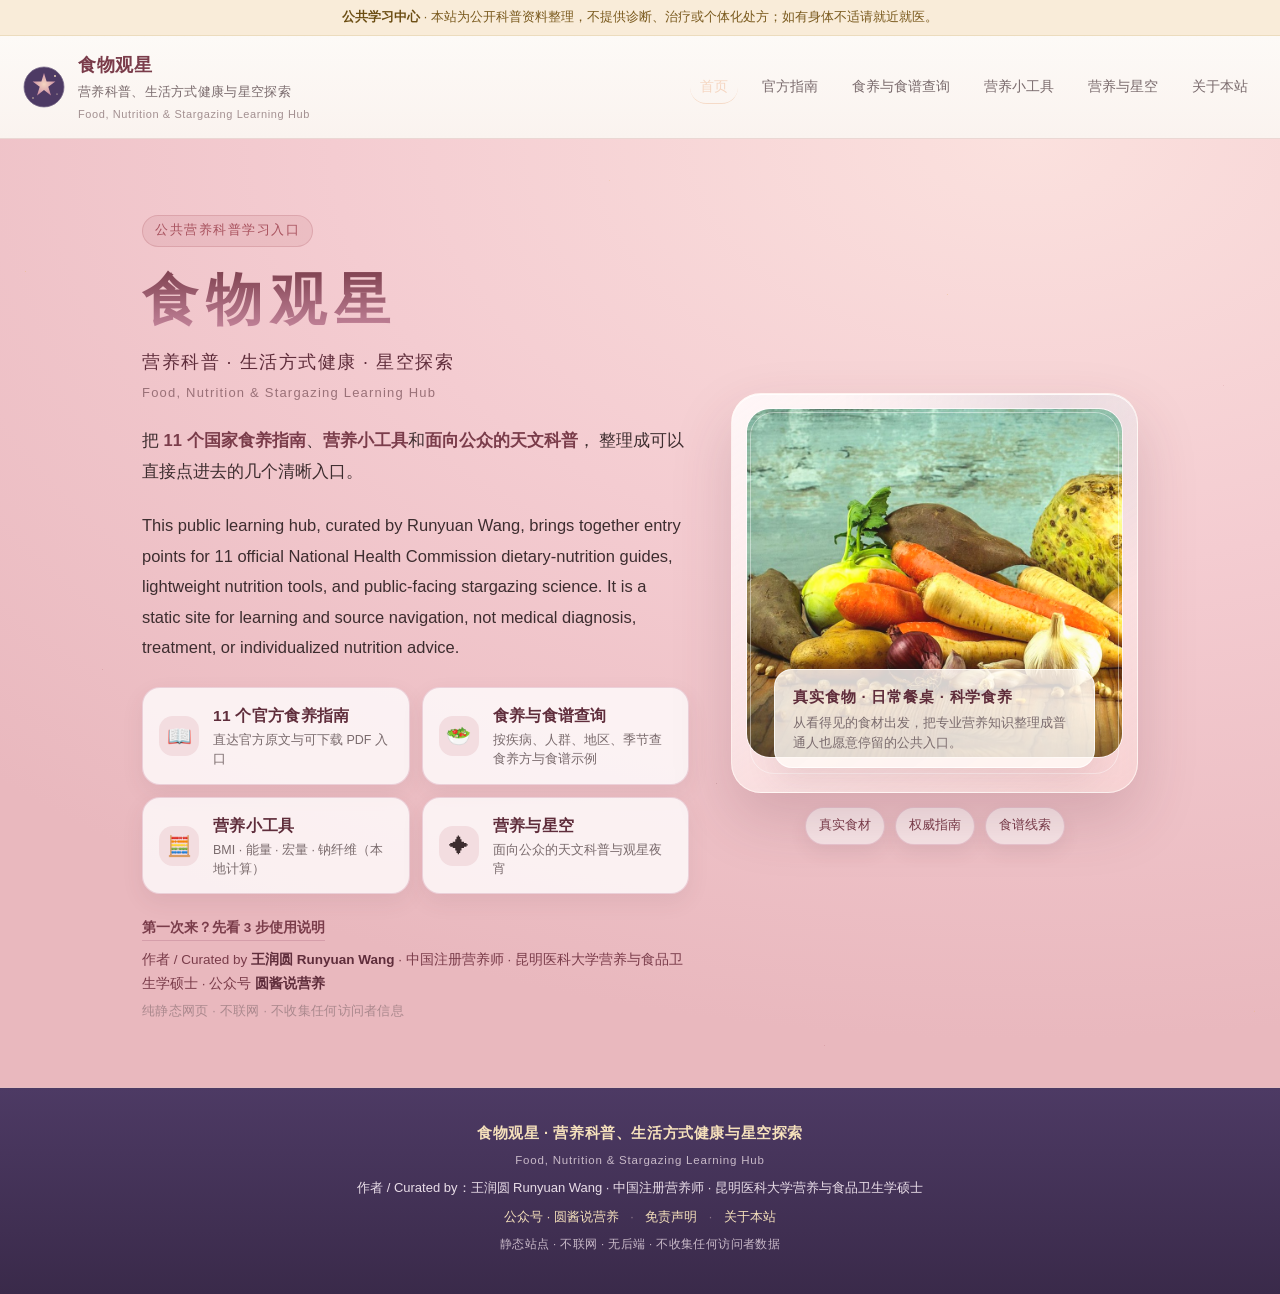
<file: shiwu-guanxing/index.html>
<!doctype html>
<html lang="zh-CN">
<head>
<meta charset="utf-8" />
<meta name="viewport" content="width=device-width, initial-scale=1, viewport-fit=cover" />
<title>食物观星 · Food, Nutrition &amp; Stargazing Learning Hub</title>
<meta name="author" content="Runyuan Wang 王润圆" />
<meta name="description" content="食物观星：由王润圆策划维护的公共学习网页，集中整理11个国家卫生健康委食养指南原文入口、食谱查询线索、营养科普小工具与星空科普内容。纯静态网页，不收集访问者数据。" />
<meta name="robots" content="index, follow" />
<link rel="stylesheet" href="styles.css" />
</head>
<body>

<!-- ========= 顶部说明条 ========= -->
<div class="topnote" role="note">
  <strong>公共学习中心</strong> · 本站为公开科普资料整理，不提供诊断、治疗或个体化处方；如有身体不适请就近就医。
</div>

<!-- ========= 顶部品牌栏 ========= -->
<header class="topbar">
  <div class="brand">
    <div class="logo" aria-hidden="true">
      <svg viewBox="0 0 44 44" width="44" height="44" role="img" aria-label="食物观星标识">
        <defs>
          <radialGradient id="lgGrad" cx="50%" cy="50%" r="55%">
            <stop offset="0%" stop-color="#f5d6c1" />
            <stop offset="100%" stop-color="#c98aa1" />
          </radialGradient>
        </defs>
        <circle cx="22" cy="22" r="20" fill="#4d3a64" />
        <circle cx="22" cy="22" r="20" fill="none" stroke="#7a6b8a" stroke-width="0.75" />
        <path d="M22 8 L24.6 16.6 L33.4 16.6 L26.3 21.8 L29 30.4 L22 25.1 L15 30.4 L17.7 21.8 L10.6 16.6 L19.4 16.6 Z"
              fill="url(#lgGrad)" />
        <circle cx="33" cy="11" r="0.9" fill="#f5e0bb" />
        <circle cx="11" cy="33" r="0.7" fill="#f5e0bb" />
        <circle cx="35" cy="29" r="0.6" fill="#f5e0bb" />
      </svg>
    </div>
    <div class="brand-text">
      <div class="brand-title">食物观星</div>
      <div class="brand-sub">营养科普、生活方式健康与星空探索</div>
      <div class="brand-en">Food, Nutrition &amp; Stargazing Learning Hub</div>
    </div>
  </div>
  <nav class="topbar-nav" aria-label="本站主要分节">
    <a href="#hero">首页</a>
    <a href="#source-guides">官方指南</a>
    <a href="#source-text-library">食养与食谱查询</a>
    <a href="#calculator">营养小工具</a>
    <a href="#cosmos">营养与星空</a>
    <a href="#about">关于本站</a>
  </nav>
</header>

<main>

<!-- ========= 1. Hero ========= -->
<section class="hero" id="hero">
  <div class="hero-bg" aria-hidden="true">
    <div class="stars stars-a"></div>
    <div class="stars stars-b"></div>
  </div>
  <div class="container hero-inner">
    <div class="hero-copy">
    <p class="eyebrow">公共营养科普学习入口</p>
    <h1 class="hero-h1">
      <span class="hero-zh">食物观星</span>
    </h1>
    <p class="hero-sub">营养科普 · 生活方式健康 · 星空探索</p>
    <p class="hero-en-aux">Food, Nutrition &amp; Stargazing Learning Hub</p>
    <p class="hero-lead">
      把 <strong>11 个国家食养指南</strong>、<strong>营养小工具</strong>和<strong>面向公众的天文科普</strong>，
      整理成可以直接点进去的几个清晰入口。
    </p>
    <p class="hero-lead" lang="en">
      This public learning hub, curated by Runyuan Wang, brings together entry points for 11 official National Health Commission dietary-nutrition guides, lightweight nutrition tools, and public-facing stargazing science. It is a static site for learning and source navigation, not medical diagnosis, treatment, or individualized nutrition advice.
    </p>

    <div class="hero-entries" aria-label="主要入口">
      <a class="hero-entry" href="#source-guides">
        <span class="entry-icon" aria-hidden="true">📖</span>
        <span class="entry-text">
          <strong>11 个官方食养指南</strong>
          <span>直达官方原文与可下载 PDF 入口</span>
        </span>
      </a>
      <a class="hero-entry" href="#source-text-library">
        <span class="entry-icon" aria-hidden="true">🥗</span>
        <span class="entry-text">
          <strong>食养与食谱查询</strong>
          <span>按疾病、人群、地区、季节查食养方与食谱示例</span>
        </span>
      </a>
      <a class="hero-entry" href="#calculator">
        <span class="entry-icon" aria-hidden="true">🧮</span>
        <span class="entry-text">
          <strong>营养小工具</strong>
          <span>BMI · 能量 · 宏量 · 钠纤维（本地计算）</span>
        </span>
      </a>
      <a class="hero-entry" href="#cosmos">
        <span class="entry-icon" aria-hidden="true">✦</span>
        <span class="entry-text">
          <strong>营养与星空</strong>
          <span>面向公众的天文科普与观星夜宵</span>
        </span>
      </a>
    </div>

    <p class="hero-owner-line">
      <a class="hero-help-link" href="#how-to-use">第一次来？先看 3 步使用说明</a><br>
      作者 / Curated by <strong>王润圆 Runyuan Wang</strong> · 中国注册营养师 · 昆明医科大学营养与食品卫生学硕士 · 公众号 <strong>圆酱说营养</strong>
    </p>
    <p class="hero-tiny">
      纯静态网页 · 不联网 · 不收集任何访问者信息
    </p>
    </div>

    <aside class="hero-visual" aria-label="食物观星首屏照片：木桌上的真实蔬菜食材">
      <figure class="visual-card visual-card-main hero-photo-card">
        <img src="assets/hero-real-food-vegetables.jpg" alt="木桌上的胡萝卜、洋葱、大蒜和根茎类蔬菜，呈现真实食材与日常餐桌的温暖质感" loading="eager" decoding="async">
        <figcaption class="visual-note">
          <strong>真实食物 · 日常餐桌 · 科学食养</strong>
          <span>从看得见的食材出发，把专业营养知识整理成普通人也愿意停留的公共入口。</span>
        </figcaption>
      </figure>
      <div class="visual-mini-row" aria-hidden="true">
        <span>真实食材</span><span>权威指南</span><span>食谱线索</span>
      </div>
    </aside>
  </div>
</section>

<!-- ========= 2. 关于本站（含关于作者，弱化简历感） ========= -->
<section class="section" id="about">
  <div class="container">
    <h2 class="section-h2">关于本站</h2>

    <div class="about-grid">
      <article class="about-card">
        <h3>这是一个公共学习入口，不是个人主页</h3>
        <p>
          食物观星希望把分散、可信的公开资料，汇总成<strong>一座小型公共学习中心</strong>：
          以国家食养指南原文查询、食谱线索、营养科普与公众天文科普为主线。
          每个主题入口都会标注主要的公开来源类型（指南、教材、官方科普网站），
          方便读者自行核对，不替代任何官方文本。
        </p>
      </article>

      <article class="about-card">
        <h3>关于作者</h3>
        <p>
          本站由<strong>王润圆（Runyuan Wang）</strong>策划与维护：昆明医科大学营养与食品卫生学硕士、中国注册营养师，
          长期参与营养科普与食养实践。
        </p>
        <p>
          作者同时是<strong>长期天文爱好者</strong>，云南省天文爱好者协会秘书处干事，
          参与过"马路天文"等面向公众的科普志愿活动；
          这也是本站为什么会同时收录"营养"与"星空"两块内容的原因。
        </p>
        <p class="contact-chip">
          更多营养科普内容，欢迎关注公众号：<strong>圆酱说营养</strong>
        </p>
      </article>

      <article class="about-card">
        <h3>为什么把营养与星空放在一起</h3>
        <p>
          营养与天文看起来很远，其实共享同一种公共品格：
          <strong>把复杂的科学，用普通人能听懂的方式讲清楚</strong>。
          营养师每天的工作是把"怎么吃、怎么活"翻译给来访者；
          科普志愿者把"宇宙是什么"翻译给路边的孩子。
          这个小站希望同时承载这两种翻译的尝试。
        </p>
      </article>

      <article class="about-card">
        <h3>本站不会做的事</h3>
        <ul class="tight-list">
          <li>不下诊断、不开处方、不替代医生与临床营养师；</li>
          <li>不承诺减重斤数、不承诺疗效；</li>
          <li>不放置登录、注册、上传、支付按钮，不收集任何用户数据；</li>
          <li>不加载任何第三方脚本、统计或广告；</li>
          <li>提供官方原文入口，并把公开食养资料做成网页内查询；正式出处以国家卫生健康委原文为准。</li>
        </ul>
      </article>
    </div>
  </div>
</section>

<!-- ========= 2b. 11个食养指南原文查询 ========= -->
<section class="section" id="source-guides">
  <div class="container container-wide">
    <p class="eyebrow">Official Food Therapy Guidelines</p>
    <h2 class="section-h2">11 个官方食养指南 · 原文入口</h2>
    <p class="section-sub">
      国家卫生健康委 2023 / 2024 / 2026 年发布的 11 个食养指南，集中成入口：点通知页看附件，部分条目附 PDF 直链。
    </p>

    <p class="guide-group-note">本网站为方便查找所做主题分组；正式分类与内容仍以国家卫健委公开发布的官方原文为准。</p>

    <section class="guide-group" aria-label="代谢与心血管">
      <h3 class="guide-group-title">代谢与心血管</h3>
      <div class="guides-grid guides-grid-compact">
      <article class="guide-card guide-card-compact">
        <span class="guide-tag">国家卫生健康委 · 2023</span>
        <h3>1. 成人高脂血症食养指南（2023年版）</h3>
        <p class="guide-topics"><strong>重点：</strong>血脂异常人群；重点查食物选择、烹调方式、不同地区食谱示例。</p>
        <p class="guide-links">
          <a class="ext-link-soft" href="https://www.nhc.gov.cn/sps/c100088/202301/f01895a06c5349ef999f25da833c166d.shtml" target="_blank" rel="noopener noreferrer">国家卫健委通知页 / 原文附件入口 ↗</a> <a class="ext-link-soft" href="https://www.nhc.gov.cn/sps/c100088/202301/f01895a06c5349ef999f25da833c166d/files/1732844468104_32731.pdf" target="_blank" rel="noopener noreferrer">原文 PDF ↗</a>
        </p>
      </article>
      <article class="guide-card guide-card-compact">
        <span class="guide-tag">国家卫生健康委 · 2023</span>
        <h3>2. 成人高血压食养指南（2023年版）</h3>
        <p class="guide-topics"><strong>重点：</strong>高血压人群；重点查减盐、钾摄入、DASH式搭配和食谱示例。</p>
        <p class="guide-links">
          <a class="ext-link-soft" href="https://www.nhc.gov.cn/sps/c100088/202301/f01895a06c5349ef999f25da833c166d.shtml" target="_blank" rel="noopener noreferrer">国家卫健委通知页 / 原文附件入口 ↗</a> <a class="ext-link-soft" href="https://www.nhc.gov.cn/sps/c100088/202301/f01895a06c5349ef999f25da833c166d/files/1732844468136_16321.pdf" target="_blank" rel="noopener noreferrer">原文 PDF ↗</a>
        </p>
      </article>
      <article class="guide-card guide-card-compact">
        <span class="guide-tag">国家卫生健康委 · 2023</span>
        <h3>4. 成人糖尿病食养指南（2023年版）</h3>
        <p class="guide-topics"><strong>重点：</strong>成人糖尿病人群；重点查主食分配、餐次安排、血糖友好型食谱示例。</p>
        <p class="guide-links">
          <a class="ext-link-soft" href="https://www.nhc.gov.cn/sps/c100088/202301/f01895a06c5349ef999f25da833c166d.shtml" target="_blank" rel="noopener noreferrer">国家卫健委通知页 / 原文附件入口 ↗</a>
        </p>
      </article>
      <article class="guide-card guide-card-compact">
        <span class="guide-tag">国家卫生健康委 · 2024</span>
        <h3>5. 成人高尿酸血症与痛风食养指南（2024年版）</h3>
        <p class="guide-topics"><strong>重点：</strong>高尿酸血症与痛风人群；重点查嘌呤、饮水、酒精限制和食谱示例。</p>
        <p class="guide-links">
          <a class="ext-link-soft" href="https://www.nhc.gov.cn/sps/c100088/202402/9ba512ba8e314a47a181db11d2fa188d.shtml" target="_blank" rel="noopener noreferrer">国家卫健委通知页 / 原文附件入口 ↗</a>
        </p>
      </article>
      <article class="guide-card guide-card-compact">
        <span class="guide-tag">国家卫生健康委 · 2024</span>
        <h3>6. 成人肥胖食养指南（2024年版）</h3>
        <p class="guide-topics"><strong>重点：</strong>成人肥胖人群；重点查能量控制、食物选择、证型与地区食谱示例。</p>
        <p class="guide-links">
          <a class="ext-link-soft" href="https://www.nhc.gov.cn/sps/c100088/202402/9ba512ba8e314a47a181db11d2fa188d.shtml" target="_blank" rel="noopener noreferrer">国家卫健委通知页 / 原文附件入口 ↗</a> <a class="ext-link-soft" href="https://www.nhc.gov.cn/sps/c100088/202402/9ba512ba8e314a47a181db11d2fa188d/files/1743476136267_20714.pdf" target="_blank" rel="noopener noreferrer">原文 PDF ↗</a>
        </p>
      </article>
      </div>
    </section>

    <section class="guide-group" aria-label="儿童与青少年">
      <h3 class="guide-group-title">儿童与青少年</h3>
      <div class="guides-grid guides-grid-compact">
      <article class="guide-card guide-card-compact">
        <span class="guide-tag">国家卫生健康委 · 2023</span>
        <h3>3. 儿童青少年生长迟缓食养指南（2023年版）</h3>
        <p class="guide-topics"><strong>重点：</strong>儿童青少年；重点查年龄段、优质蛋白、奶类豆类、家庭餐搭配示例。</p>
        <p class="guide-links">
          <a class="ext-link-soft" href="https://www.nhc.gov.cn/sps/c100088/202301/f01895a06c5349ef999f25da833c166d.shtml" target="_blank" rel="noopener noreferrer">国家卫健委通知页 / 原文附件入口 ↗</a>
        </p>
      </article>
      <article class="guide-card guide-card-compact">
        <span class="guide-tag">国家卫生健康委 · 2024</span>
        <h3>7. 儿童青少年肥胖食养指南（2024年版）</h3>
        <p class="guide-topics"><strong>重点：</strong>儿童青少年肥胖；重点查家庭饮食、校餐、运动与不同年龄段食谱示例。</p>
        <p class="guide-links">
          <a class="ext-link-soft" href="https://www.nhc.gov.cn/sps/c100088/202402/9ba512ba8e314a47a181db11d2fa188d.shtml" target="_blank" rel="noopener noreferrer">国家卫健委通知页 / 原文附件入口 ↗</a> <a class="ext-link-soft" href="https://www.nhc.gov.cn/wjw/c100378/202402/afd5dda4bd6745fda10aad8d43a16369/files/1732845128961_34845.pdf" target="_blank" rel="noopener noreferrer">原文 PDF ↗</a>
        </p>
      </article>
      </div>
    </section>

    <section class="guide-group" aria-label="肾脏与康复">
      <h3 class="guide-group-title">肾脏与康复</h3>
      <div class="guides-grid guides-grid-compact">
      <article class="guide-card guide-card-compact">
        <span class="guide-tag">国家卫生健康委 · 2024</span>
        <h3>8. 成人慢性肾脏病食养指南（2024年版）</h3>
        <p class="guide-topics"><strong>重点：</strong>成人慢性肾脏病人群；重点查蛋白质、钠、钾、磷与分期相关饮食提醒。</p>
        <p class="guide-links">
          <a class="ext-link-soft" href="https://www.nhc.gov.cn/sps/c100088/202402/9ba512ba8e314a47a181db11d2fa188d.shtml" target="_blank" rel="noopener noreferrer">国家卫健委通知页 / 原文附件入口 ↗</a>
        </p>
      </article>
      <article class="guide-card guide-card-compact">
        <span class="guide-tag">国家卫生健康委 · 2026</span>
        <h3>9. 成人脑卒中食养指南（2026年版）</h3>
        <p class="guide-topics"><strong>重点：</strong>脑卒中恢复期、后遗症期人群；重点查吞咽、质地、复发预防与食谱示例。</p>
        <p class="guide-links">
          <a class="ext-link-soft" href="https://www.nhc.gov.cn/sps/c100087/202604/a69d2fce21e040dc96cbc40b923a06d3.shtml" target="_blank" rel="noopener noreferrer">国家卫健委通知页 / 原文附件入口 ↗</a> <a class="ext-link-soft" href="https://www.nhc.gov.cn/sps/c100087/202604/a69d2fce21e040dc96cbc40b923a06d3/files/附件1.成人脑卒中食养指南（2026年版）-20260422152158566.pdf" target="_blank" rel="noopener noreferrer">原文 PDF ↗</a> <a class="ext-link-soft" href="https://www.nhc.gov.cn/sps/c100087/202604/a69d2fce21e040dc96cbc40b923a06d3/files/附件2.成人脑卒中食养指南（2026年版）问答-20260423152240909.pdf" target="_blank" rel="noopener noreferrer">问答 PDF ↗</a>
        </p>
      </article>
      </div>
    </section>

    <section class="guide-group" aria-label="骨骼与肌肉">
      <h3 class="guide-group-title">骨骼与肌肉</h3>
      <div class="guides-grid guides-grid-compact">
      <article class="guide-card guide-card-compact">
        <span class="guide-tag">国家卫生健康委 · 2026</span>
        <h3>10. 成人骨质疏松症食养指南（2026年版）</h3>
        <p class="guide-topics"><strong>重点：</strong>成人骨质疏松症人群；重点查钙、维生素D、蛋白质、日晒运动与食谱示例。</p>
        <p class="guide-links">
          <a class="ext-link-soft" href="https://www.nhc.gov.cn/sps/c100087/202604/a69d2fce21e040dc96cbc40b923a06d3.shtml" target="_blank" rel="noopener noreferrer">国家卫健委通知页 / 原文附件入口 ↗</a>
        </p>
      </article>
      <article class="guide-card guide-card-compact">
        <span class="guide-tag">国家卫生健康委 · 2026</span>
        <h3>11. 成人肌少症食养指南（2026年版）</h3>
        <p class="guide-topics"><strong>重点：</strong>成人肌少症人群；重点查蛋白质、能量、抗阻运动配合与食谱示例。</p>
        <p class="guide-links">
          <a class="ext-link-soft" href="https://www.nhc.gov.cn/sps/c100087/202604/a69d2fce21e040dc96cbc40b923a06d3.shtml" target="_blank" rel="noopener noreferrer">国家卫健委通知页 / 原文附件入口 ↗</a>
        </p>
      </article>
      </div>
    </section>

    <article class="guide-note">
      <h3>说明</h3>
      <ul class="tight-list">
        <li>本页保留官方原文入口；下方查询区提供可搜索、可点开的网页内整理。正式版本以国家卫生健康委原文为准。</li>
        <li>具体疾病、用药、减重、肾病、卒中恢复等问题，请回到医生与临床营养师的面对面评估。</li>
      </ul>
    </article>
  </div>
</section>

<!-- ========= 2c. 如何使用本站 · 3 步 ========= -->
<section class="section section-soft" id="how-to-use">
  <div class="container container-wide">
    <p class="eyebrow">How to use</p>
    <h2 class="section-h2">如何使用本站 · 3 步</h2>
    <p class="section-sub">
      不需要登录，不收集任何信息。从首页 4 个入口里挑一个，3 步就能找到想看的内容。
    </p>

    <ol class="use-steps">
      <li>
        <span class="step-num">1</span>
        <div class="step-text">
          <strong>选主题</strong>
          <p>点首页 4 个入口卡片：官方指南 / 食养与食谱查询 / 营养小工具 / 营养与星空。</p>
        </div>
      </li>
      <li>
        <span class="step-num">2</span>
        <div class="step-text">
          <strong>看摘要</strong>
          <p>每张卡片只放一行短摘要，可按疾病、人群、地区、季节、食材或证型筛选。</p>
        </div>
      </li>
      <li>
        <span class="step-num">3</span>
        <div class="step-text">
          <strong>点开看详情</strong>
          <p>详细内容在「点开查看详细内容」里展开；正式出处以国家卫生健康委原文为准。</p>
        </div>
      </li>
    </ol>
  </div>
</section>



<!-- ========= 2d. 11个食养指南 · 查询点开 ========= -->
<section class="section" id="source-text-library">
  <div class="container container-wide">
    <p class="eyebrow">Food Therapy Finder</p>
    <h2 class="section-h2">食养与食谱查询</h2>
    <p class="section-sub">
      先选「食养方 / 食谱示例 / 指南原文」之一，再按疾病、人群、地区、季节、食材或证型搜索。
    </p>

    <div class="guide-query-panel" aria-label="食养指南查询">
      <div class="guide-tabs" id="foodGuideTabs" role="tablist" aria-label="查询类型">
        <button class="guide-tab is-active" type="button" data-kind="formula" role="tab" aria-selected="true">🥗 食养方</button>
        <button class="guide-tab" type="button" data-kind="recipe" role="tab" aria-selected="false">🍱 食谱示例</button>
        <button class="guide-tab" type="button" data-kind="original" role="tab" aria-selected="false">📖 指南原文</button>
      </div>
      <p class="tab-help">不知道点哪个？想看汤羹茶饮等食养内容，选“食养方”；想看一日/一餐/地区季节搭配，选“食谱示例”；想核对出处，选“指南原文”。</p>

      <div class="filter-bar guide-filter-bar" id="guideFilterBar" aria-label="按指南筛选">
        <!-- JS 渲染 11 个指南筛选按钮 -->
      </div>

      <div class="source-search-panel">
        <label for="sourceTextSearch"><strong>关键词搜索</strong></label>
        <input class="filter-search source-search" id="sourceTextSearch" type="text" placeholder="试试：山楂 / 春季 / 西南 / 糖尿病" autocomplete="off" />
        <p class="hint">点开卡片查看详细内容；正式出处以国家卫生健康委原文为准。</p>
      </div>

      <div class="guide-result-summary" id="guideResultSummary">正在整理查询结果……</div>
    </div>

    <div class="source-text-grid query-result-grid" id="foodGuideDocGrid"><!-- JS 渲染查询卡片 --></div>
    <p class="hint">本页只做科普查询，不做诊断、处方或个体化治疗。特殊情况（用药、肾病、脑卒中、儿童、孕产期等）请回到医生与注册营养师的面对面评估。</p>
  </div>
</section>

<!-- ========= 3. 营养资料库 ========= -->
<section class="section section-soft" id="library">
  <div class="container container-wide">
    <h2 class="section-h2">营养资料库 · 主题入门</h2>
    <p class="section-sub">
      几个常见话题的短科普卡片：成人/儿童肥胖、维生素 D、生活方式医学、膳食与食养指南。可按标签筛选或关键字搜索。
    </p>

    <div class="filter-bar" role="tablist" aria-label="按主题筛选">
      <button class="chip is-active" data-filter="all" type="button" role="tab" aria-selected="true">全部</button>
      <button class="chip" data-filter="adult-obesity" type="button" role="tab">成人肥胖</button>
      <button class="chip" data-filter="child-obesity" type="button" role="tab">儿童青少年肥胖</button>
      <button class="chip" data-filter="vitamin-d" type="button" role="tab">维生素 D</button>
      <button class="chip" data-filter="lifestyle" type="button" role="tab">生活方式医学</button>
      <button class="chip" data-filter="guideline" type="button" role="tab">膳食 / 食养指南</button>
      <input class="filter-search" id="librarySearch" type="text" placeholder="按关键字搜索（中文 / 英文）" autocomplete="off" />
    </div>

    <div class="card-grid" id="libraryGrid"><!-- JS 渲染 --></div>

    <p class="hint">
      本资料库是<strong>主题导引</strong>，不替代官方原文。完整内容请回到上方 <a href="#source-guides">官方指南入口</a>，或国家卫生健康委员会、中国营养学会、世界卫生组织等机构官方网站。
    </p>
  </div>
</section>

<!-- ========= 4. 小工具 · 计算器 ========= -->
<section class="section" id="calculator">
  <div class="container">
    <h2 class="section-h2">小工具 · 营养科普计算器</h2>
    <p class="section-sub">
      下面四组小工具仅用于<strong>科普理解</strong>，帮助大家对 BMI、能量需求、宏量营养素比例、钠与膳食纤维形成大致直观；
      <strong>不替代个体化的营养评估与诊疗</strong>。所有计算在你的浏览器里完成，不上传任何数据。
    </p>

    <div class="calc-grid">

      <!-- BMI -->
      <article class="calc-card">
        <h3>1. BMI 体重指数</h3>
        <div class="calc-row">
          <label>身高（cm）<input type="number" id="bmiHeight" min="80" max="230" step="0.1" placeholder="例如 165" /></label>
          <label>体重（kg）<input type="number" id="bmiWeight" min="20" max="250" step="0.1" placeholder="例如 60" /></label>
        </div>
        <div class="calc-output" id="bmiOutput" aria-live="polite">请输入身高和体重</div>
        <p class="hint">中国成人 BMI 切点：偏瘦 &lt; 18.5；正常 18.5–23.9；超重 24–27.9；肥胖 ≥ 28。该切点不适用于儿童青少年、孕产妇、运动员等人群。</p>
      </article>

      <!-- 能量需求 -->
      <article class="calc-card">
        <h3>2. 一日能量需求（粗估）</h3>
        <div class="calc-row">
          <label>性别
            <select id="eeSex">
              <option value="female">女</option>
              <option value="male">男</option>
            </select>
          </label>
          <label>年龄（岁）<input type="number" id="eeAge" min="10" max="100" step="1" placeholder="例如 30" /></label>
        </div>
        <div class="calc-row">
          <label>身高（cm）<input type="number" id="eeHeight" min="120" max="220" step="0.1" placeholder="例如 165" /></label>
          <label>体重（kg）<input type="number" id="eeWeight" min="30" max="200" step="0.1" placeholder="例如 60" /></label>
        </div>
        <div class="calc-row">
          <label>活动水平
            <select id="eeActivity">
              <option value="1.2">久坐（办公室、几乎不运动）</option>
              <option value="1.375" selected>轻体力（日常通勤+少量运动）</option>
              <option value="1.55">中等（每周 3–5 次中等强度运动）</option>
              <option value="1.725">较高（体力工作或较多训练）</option>
            </select>
          </label>
        </div>
        <div class="calc-output" id="eeOutput" aria-live="polite">请填完上面四项</div>
        <p class="hint">使用 Mifflin–St Jeor 公式估 BMR 再乘活动系数。仅作粗估；正式评估需要由营养师结合体测、化验、用药与目标综合判断。</p>
      </article>

      <!-- 三大宏量比例 -->
      <article class="calc-card">
        <h3>3. 三大宏量营养素比例提示</h3>
        <div class="calc-row">
          <label>目标能量（kcal/天）<input type="number" id="macroEnergy" min="800" max="4000" step="10" placeholder="例如 1800" /></label>
        </div>
        <div class="calc-row">
          <label>结构（一般人群）
            <select id="macroPattern">
              <option value="balanced" selected>均衡型：碳水 50% / 脂 30% / 蛋白 20%</option>
              <option value="higher-protein">高蛋白型：碳水 45% / 脂 30% / 蛋白 25%</option>
              <option value="moderate-low-carb">中低碳水：碳水 40% / 脂 35% / 蛋白 25%</option>
            </select>
          </label>
        </div>
        <div class="calc-output" id="macroOutput" aria-live="polite">请输入目标能量</div>
        <p class="hint">中国 DRIs（2023 版）一般人群推荐：碳水化合物 50–65%、脂肪 20–30%、蛋白质 10–20%。糖尿病、肾病、肝病、孕产期等特殊人群比例需由营养师个体化调整。</p>
      </article>

      <!-- 钠 / 膳食纤维 -->
      <article class="calc-card">
        <h3>4. 钠 / 膳食纤维自查</h3>
        <div class="calc-row">
          <label>今天大致吃了多少克盐？<input type="number" id="saltGrams" min="0" max="30" step="0.5" placeholder="例如 8" /></label>
        </div>
        <div class="calc-row">
          <label>今天大致摄入多少克膳食纤维？<input type="number" id="fiberGrams" min="0" max="80" step="0.5" placeholder="例如 15" /></label>
        </div>
        <div class="calc-output" id="naFiberOutput" aria-live="polite">请填写一项或两项</div>
        <p class="hint">参考：中国成人每日食盐建议 &lt; 5 g（约 2000 mg 钠）；膳食纤维推荐摄入 25–30 g/天。高血压、糖尿病、肾病等人群目标可能更严，需由医生 / 营养师个体化设定。</p>
      </article>

    </div>

    <div class="callout warn">
      <strong>科普表述：</strong>本页所有计算结果仅供"心里有个数"，<strong>不构成营养处方</strong>。妊娠期、哺乳期、儿童青少年、老年、慢病服药、术后康复、肿瘤治疗、肾功能异常等情况，请面对面咨询营养师与主管医师。
    </div>
    <p class="trust-note">小工具只在你的浏览器本地计算，不上传身高、体重、年龄或饮食数据。</p>
  </div>
</section>

<!-- ========= 5. 营养与星空 ========= -->
<section class="section section-cosmos" id="cosmos">
  <div class="cosmos-bg" aria-hidden="true">
    <div class="stars stars-c"></div>
  </div>
  <div class="container container-wide">
    <p class="eyebrow eyebrow-light">Astronomy &amp; Nutrition</p>
    <h2 class="section-h2 section-h2-light">营养与星空</h2>
    <p class="section-sub section-sub-light">
      本板块由作者作为<strong>长期天文爱好者</strong>整理：把面向公众的天文知识写成短科普卡片，
      原始资料来自 NASA、IAU 等公开科普资源；卡片文字为整理性表述，<strong>不代表官方译文</strong>。
    </p>

    <div class="cosmos-grid" id="cosmosGrid"><!-- JS 渲染 --></div>

    <p class="trust-note trust-note-dark">星空内容来自 NASA、IAU 等公开科普资料整理；这里是科学兴趣延伸，非诊疗、非玄学，也不暗示“吃什么能改变星象”。</p>

    <div class="cosmos-subnav" aria-label="星空子板块">
      <a class="cosmos-sublink" href="#nightsnack">
        <span aria-hidden="true">☄</span>
        <span>营养师的观星夜宵 →</span>
      </a>
      <a class="cosmos-sublink" href="#skywatch">
        <span aria-hidden="true">☾</span>
        <span>本月星空 · 免费天象 →</span>
      </a>
    </div>

    <article class="cosmos-bridge">
      <h3>为什么营养师也关心星空？</h3>
      <p>
        营养与星空之间没有"吃星星更健康"的捷径——这一点先说在前面。真正的连接其实在三件小事上：
      </p>
      <ul class="tight-list">
        <li><strong>科普能力</strong>——把一件复杂的科学讲给路过的人听，是营养师与天文志愿者共同的基本功；</li>
        <li><strong>好奇心</strong>——愿意看比"今天吃什么"更远一点的事，会让人对生活更有耐心；</li>
        <li><strong>昼夜节律与户外光照</strong>——规律作息、白天足量阳光、夜里减少强光干扰，与代谢健康、睡眠和情绪相关，这是生活方式医学反复关注的话题，但请<em>不要</em>把"看星星"包装成任何疾病的治疗手段。</li>
      </ul>
      <p class="src light">
        天文资料来源：NASA Solar System Exploration、NASA Space Place、NASA Exoplanet Exploration、International Astronomical Union 公众主题页等公开科普资源；页面文字为整理性科普，不代表官方译文。
      </p>
      <div class="cosmos-links">
        <a class="ext-link" href="https://science.nasa.gov/solar-system/" target="_blank" rel="noopener noreferrer">NASA Solar System Exploration ↗</a>
        <a class="ext-link" href="https://spaceplace.nasa.gov/" target="_blank" rel="noopener noreferrer">NASA Space Place ↗</a>
        <a class="ext-link" href="https://exoplanets.nasa.gov/" target="_blank" rel="noopener noreferrer">NASA Exoplanet Exploration ↗</a>
        <a class="ext-link" href="https://www.iau.org/public/themes/" target="_blank" rel="noopener noreferrer">IAU Public Themes ↗</a>
      </div>
    </article>
  </div>
</section>

<!-- ========= 5b. 营养师的观星夜宵 ========= -->
<section class="section section-soft" id="nightsnack">
  <div class="container container-wide">
    <p class="eyebrow">Night Snack for Stargazers</p>
    <h2 class="section-h2">营养师的观星夜宵</h2>
    <p class="section-sub">
      给夜间观星、马路天文、守流星雨、通宵拍星与夜间科普活动准备的<strong>轻负担夜宵建议</strong>。
      这一节面向健康成人，目的是让夜间在户外的人不饿、不困、不胃胀，<strong>不是减肥处方</strong>，更不是任何疾病的医学治疗方案。
    </p>

    <div class="nightsnack-grid" id="nightsnackGrid"><!-- JS 渲染 --></div>

    <article class="nightsnack-rules">
      <h3>夜宵选择小原则</h3>
      <ul class="tight-list">
        <li>结构上以<strong>适量碳水 + 优质蛋白 + 蔬果 / 膳食纤维</strong>为主，少油少糖、不过咸。</li>
        <li>份量"小而有饱腹感"为宜，避免凌晨大餐与暴食；夜间消化能力一般弱于白天。</li>
        <li>注意<strong>补水</strong>：寒冷户外尤其容易忽视，温水 / 淡茶 / 牛奶都可以。</li>
        <li>咖啡因不过量：成人一般每日 ≤ 400 mg（约 3–4 杯普通咖啡），<strong>下半夜尽量不再加浓咖啡因</strong>，以免影响第二天恢复。</li>
        <li>夜间观测/夜班结束前 1–2 小时尽量减少进食，给胃留出休息时间；回家后若需助眠，选清淡易消化的小份食物。</li>
        <li><em>特殊人群</em>（孕产期、儿童青少年、老年、慢病服药、消化道疾病、糖尿病、肾病、术后康复等）请<strong>事先咨询医生或临床营养师</strong>，本页内容不替代个体化方案。</li>
      </ul>
    </article>

    <article class="nightsnack-refs">
      <h3>真实参考来源</h3>
      <p class="muted">以下为本节内容主要参考的公开来源，方便读者自行核对。本页未复制原文，只做面向公众的整理性表述。</p>
      <ul class="ref-list">
        <li>
          Bonnell EK, Huggins CE, Huggins CT, McCaffrey TA, Palermo C, Bonham MP.
          <em>Dietary Interventions for Night Shift Workers: A Literature Review.</em>
          <strong>Nutrients</strong>. 2019;11(10):2276.
          <a class="ext-link-soft" href="https://pmc.ncbi.nlm.nih.gov/articles/PMC6836085/" target="_blank" rel="noopener noreferrer">PMC 全文 ↗</a>
          <a class="ext-link-soft" href="https://doi.org/10.3390/nu11102276" target="_blank" rel="noopener noreferrer">DOI ↗</a>
        </li>
        <li>
          D'Annibale M, et al.
          <em>Eating on the night shift: A need for evidence-based dietary guidelines?</em>
          <strong>Nutrition Bulletin</strong>. 2021.
          <a class="ext-link-soft" href="https://onlinelibrary.wiley.com/doi/abs/10.1111/nbu.12515" target="_blank" rel="noopener noreferrer">Wiley 摘要 ↗</a>
        </li>
        <li>
          CDC / NIOSH. <em>Module 9. Coping with the Night and Evening Shifts — Diet Suggestions for Night-Shift Nurses.</em>
          面向夜班护士的官方科普网页（建议尽量沿用白天的三餐节律、午夜至凌晨 6 点之间尽量减少进食、把进食拆为三餐加两到三次小食等）。
          <a class="ext-link-soft" href="https://www.cdc.gov/niosh/work-hour-training-for-nurses/longhours/mod9/08.html" target="_blank" rel="noopener noreferrer">CDC/NIOSH 页面 ↗</a>
        </li>
        <li>
          中国营养学会. <em>《中国居民膳食指南（2022）》</em>.
          作为一般平衡膳食原则的来源（少盐少油、控糖限酒、食物多样、规律进餐、足量饮水等）；该指南并非专门面向夜班 / 观星人群。
        </li>
      </ul>
      <p class="src">
        说明：本节为面向公众的整理性表述，<strong>不代表 CDC/NIOSH 与膳食指南的官方译文或官方立场</strong>；个体化方案请回到面对面就诊。
      </p>
    </article>
  </div>
</section>

<!-- ========= 5c. 本月星空日历 / 免费天象来源 ========= -->
<section class="section section-cosmos" id="skywatch">
  <div class="cosmos-bg" aria-hidden="true">
    <div class="stars stars-c"></div>
  </div>
  <div class="container container-wide">
    <p class="eyebrow eyebrow-light">Monthly Sky Calendar &amp; Free Sources</p>
    <h2 class="section-h2 section-h2-light">本月星空 · 免费天象来源</h2>
    <p class="section-sub section-sub-light">
      不接入任何收费 API 或需要 key 的服务。本月可看的内容由作者人工维护（按 NASA What's Up、AMS 流星雨日历当月公开页面）；
      右侧给出几个长期可用的<strong>免费公开来源</strong>，配套一个小工具可以本地粗估月相，正式观测请回到 NASA / Timeanddate / 当地天文台。
    </p>

    <div class="skywatch-grid">

      <article class="skywatch-card">
        <h3>本月可看什么（2026-06）</h3>
        <p class="hint hint-light">
          下面是 2026 年 6 月人工维护的本月概览；日期与时刻会随时区和所在地平线条件略有差异，正式观测前请再按
          <a class="ext-link" href="https://science.nasa.gov/skywatching/whats-up/" target="_blank" rel="noopener noreferrer">NASA What's Up 当月页面</a>、
          <a class="ext-link" href="https://www.timeanddate.com/moon/phases/" target="_blank" rel="noopener noreferrer">Timeanddate 月相查询</a>
          与当地天文台 / 天文协会公开渠道核对。
        </p>
        <ul class="sky-list">
          <li><strong>6 月 8–9 日：金星与木星傍晚相近</strong>。日落后约 30–60 分钟看西北偏西低空，两个最亮的行星会靠得很近；低空遮挡、云量和大气透明度会明显影响效果。</li>
          <li><strong>6 月 15 日前后：新月 + 水星东大距</strong>。新月前后月光干扰少，适合暗空下看银河、星团等较暗目标；同日水星达到东大距，日落后西方低空有较好的尝试窗口。</li>
          <li><strong>6 月 21 日：六月至日</strong>。北半球进入夏至附近，白昼最长、夜晚最短；适合把观测计划排到更晚些，并注意夜间户外补水、防蚊和返程安全。</li>
          <li><strong>6 月 29 日：六月满月</strong>。满月前后适合肉眼赏月、拍月亮轮廓；但月光会压低暗弱深空天体和银河的可见度。</li>
          <li><strong>整月夜空</strong>：6 月没有特别大型流星雨，偶发流星仍可能出现；北半球后半夜可留意夏季大三角（织女、牛郎、天津四）与银河季逐步展开。</li>
        </ul>
        <p class="src light">本次更新参考：NASA What's Up / Timeanddate 月相页 / The Planetary Society 夜空月报 / EarthSky 与 AMS 等公开天象资料；页面文字为整理性科普，不代表上述机构官方译文。具体观测时间请以所在地公开天文信息为准。</p>
      </article>

      <article class="skywatch-card">
        <h3>NASA 每日天文一图（APOD）</h3>
        <p>
          如果今天只想看一张宇宙照片，可以从 NASA 的 <em>Astronomy Picture of the Day</em> 开始：每天一张天文图片或影像，配一段面向公众的英文说明，常见主题包括星云、星系、行星、日月食、流星雨、极光与航天任务影像。
        </p>
        <ul class="link-list">
          <li>
            <a class="ext-link" href="https://apod.nasa.gov/apod/astropix.html" target="_blank" rel="noopener noreferrer">NASA APOD · 今日图片 ↗</a>
            <span class="link-note">APOD 官方每日页面；图片版权、作者署名与说明文字请以 NASA 当日页面为准。</span>
          </li>
          <li>
            <a class="ext-link" href="https://apod.nasa.gov/apod/archivepix.html" target="_blank" rel="noopener noreferrer">NASA APOD · 历史归档 ↗</a>
            <span class="link-note">可按日期回看往期每日天文一图，适合做公众号选题灵感或观星科普素材线索。</span>
          </li>
        </ul>
        <p class="src light">说明：本站不抓取 APOD 图片、不调用 NASA APOD API，也不复制 NASA 当日说明；这里只提供官方入口与中文导读，避免版权和接口 key 问题。</p>
      </article>

      <article class="skywatch-card">
        <h3>免费公开来源</h3>
        <ul class="link-list">
          <li>
            <a class="ext-link" href="https://science.nasa.gov/skywatching/whats-up/" target="_blank" rel="noopener noreferrer">NASA · What's Up（每月观星提示） ↗</a>
            <span class="link-note">NASA 面向公众的每月观星栏目，月相、行星、流星雨等亮点一页可看。</span>
          </li>
          <li>
            <a class="ext-link" href="https://apod.nasa.gov/apod/astropix.html" target="_blank" rel="noopener noreferrer">NASA · Astronomy Picture of the Day（每日天文一图） ↗</a>
            <span class="link-note">每天一张天文图片/影像与公开说明；具体图片版权与署名以 APOD 当日页面为准。</span>
          </li>
          <li>
            <a class="ext-link" href="https://www.amsmeteors.org/meteor-showers/meteor-shower-calendar/" target="_blank" rel="noopener noreferrer">American Meteor Society · 流星雨日历 ↗</a>
            <span class="link-note">由美国流星学会维护的全年流星雨日历，给出活跃期、峰值日期与 ZHR 预估。</span>
          </li>
          <li>
            <a class="ext-link" href="https://www.timeanddate.com/moon/phases/" target="_blank" rel="noopener noreferrer">Timeanddate · 月相 / 月升月落查询 ↗</a>
            <span class="link-note">网页可免费查询当月月相与月升月落；其 API 服务并非完全免费，本页只链接网页查询入口，不调用其接口。</span>
          </li>
          <li>
            <a class="ext-link" href="https://nightsky.jpl.nasa.gov/planner.cfm" target="_blank" rel="noopener noreferrer">NASA Night Sky Network · Planner ↗</a>
            <span class="link-note">面向天文爱好者社群的活动规划页面，可查找各地公众观星活动与教育资源。</span>
          </li>
        </ul>
        <p class="src light">本站只在普通超链接里指向以上来源，不调用任何外部 API、不加载任何外部脚本。</p>
      </article>

      <article class="skywatch-card skywatch-tool">
        <h3>小工具 · 月相粗估</h3>
        <p class="hint hint-light">
          输入一个日期（默认是今天），本工具会用<strong>本地算法</strong>给出当晚月相名称与亮面比例的粗估，仅供科普理解；
          正式观测请查 NASA / Timeanddate / 当地天文台。
        </p>
        <div class="calc-row">
          <label class="light-label">日期
            <input type="date" id="moonDate" />
          </label>
        </div>
        <div class="calc-output skywatch-output" id="moonOutput" aria-live="polite">请选择一个日期</div>
        <p class="src light">算法说明：以已知朔月时刻（2000-01-06 18:14 UTC）为基准，按朔望月平均长度 29.530588853 天循环估算月龄；忽略轨道偏心率、地理位置等因素，误差通常在数小时到一两天，<strong>不能用于精确观测</strong>。</p>
      </article>

    </div>

    <article class="cosmos-bridge">
      <h3>关于"本月内容"如何维护</h3>
      <p>
        本节<strong>不依赖任何收费天文 API</strong>，也不需要 key 或注册。
        "本月可看什么"是人工维护的概览：作者会在每月初参考
        <a class="ext-link" href="https://science.nasa.gov/skywatching/whats-up/" target="_blank" rel="noopener noreferrer">NASA What's Up</a>
        与
        <a class="ext-link" href="https://www.amsmeteors.org/meteor-showers/meteor-shower-calendar/" target="_blank" rel="noopener noreferrer">AMS 流星雨日历</a>
        ，把该月的月相、行星、流星雨、季节性夜空亮点整理成几条短句。
      </p>
      <p>
        如果想做更精确的规划（具体时刻、月升月落、行星合月、地理位置差异等），请直接前往上面这些公开来源，或当地天文台、天文协会的公开渠道。
      </p>
      <p class="src light">
        本节文字为面向公众的整理性科普，<strong>不代表 NASA、AMS、Timeanddate 等机构的官方译文或官方立场</strong>。
      </p>
    </article>
  </div>
</section>

<!-- ========= 7. 关注公众号 ========= -->
<section class="section section-soft" id="contact">
  <div class="container contact-panel">
    <div class="contact-copy">
      <p class="eyebrow-inline">继续关注</p>
      <h2 class="section-h2">公众号：圆酱说营养</h2>
      <p class="section-lead">
        如果你对营养科普、食养实践、生活方式健康、食养指南、食谱查询与星空科普感兴趣，
        欢迎关注公众号<strong>「圆酱说营养」</strong>。这里会持续整理更适合普通人阅读的营养知识、学习笔记与工具探索。
      </p>
      <p class="contact-email">欢迎联系、交流：<a href="mailto:jykmsg@163.com">jykmsg@163.com</a></p>
    </div>
    <figure class="wechat-qr">
      <img src="assets/wechat-qrcode.jpg" alt="圆酱说营养公众号二维码" loading="lazy" />
      <figcaption>扫码关注「圆酱说营养」</figcaption>
    </figure>
  </div>
</section>

<!-- ========= 8. 免责声明 ========= -->
<section class="section section-soft" id="disclaimer">
  <div class="container">
    <h2 class="section-h2">免责声明</h2>
    <div class="disclaimer-box">
      <p><strong>本页仅供科普参考；身体不适或慢病、用药、孕产期、儿童青少年等情况，请寻求正规医师与临床营养师的面对面评估。</strong></p>
      <ul>
        <li>本页不构成诊断、处方、减重方案或个体化治疗建议；</li>
        <li>页内 BMI、能量、宏量、钠纤维等小工具与天文板块都是公众科普级的粗估与整理，不代表官方译文或个体化方案；</li>
        <li>本站不收集访问者信息，不放置登录 / 注册 / 上传 / 支付入口。</li>
      </ul>
      <p class="muted">
        如发现页面中有错漏或与最新指南不一致，欢迎通过公众号「圆酱说营养」联系作者指出。
      </p>
    </div>
  </div>
</section>

<footer class="page-foot">
  <div class="container">
    <div class="foot-brand">食物观星 · 营养科普、生活方式健康与星空探索</div>
    <div class="foot-en">Food, Nutrition &amp; Stargazing Learning Hub</div>
    <div>作者 / Curated by：王润圆 Runyuan Wang · 中国注册营养师 · 昆明医科大学营养与食品卫生学硕士</div>
    <div class="foot-links">
      <a href="#contact">公众号 · 圆酱说营养</a>
      <span class="foot-dot" aria-hidden="true">·</span>
      <a href="#disclaimer">免责声明</a>
      <span class="foot-dot" aria-hidden="true">·</span>
      <a href="#about">关于本站</a>
    </div>
    <div class="foot-tiny">静态站点 · 不联网 · 无后端 · 不收集任何访问者数据</div>
  </div>
</footer>

</main>

<script src="food-guide-data.js"></script>
<script src="app.js"></script>
</body>
</html>
</file>
<file: shiwu-guanxing/styles.css>
/* ============================================================
   食物观星 · Food, Nutrition & Stargazing Learning Hub
   高级藕粉色系 · 纯静态站点样式 · 无外部 CSS · 无 CDN
   作者位：作者 / Curated by 王润圆 Runyuan Wang
   ============================================================ */

* { box-sizing: border-box; }
html, body { margin: 0; padding: 0; }

:root {
  /* 主调：藕粉 / 玫瑰棕 / 暖酒红 */
  --primary: #c98aa1;          /* 藕粉主色 */
  --primary-soft: #f3dde0;     /* 浅藕粉 */
  --primary-ink: #7a3c4a;      /* 深玫瑰棕（用于文字与强调） */
  --primary-deep: #5f2d3b;     /* 更深暖酒红（hover / 强调）*/
  --accent: #a8525e;           /* 暖酒红 · 重点按钮 */
  --accent-soft: #ecc7ce;
  --leaf: #b5a0a3;             /* 灰玫瑰 · 次要线条 */

  /* 夜空层：梅紫 + 星金（保留观星感但不要太黑） */
  --cosmos-deep: #3a2a4a;
  --cosmos: #4d3a64;
  --cosmos-mid: #6b4f7e;
  --cosmos-soft: #e9dde8;
  --star: #e6b768;
  --star-soft: #f5e0bb;

  /* 文字：深咖棕 / 深灰紫，避开纯黑 */
  --ink: #3d2d2f;
  --ink-soft: #7a6b6d;
  --ink-muted: #a39091;

  /* 背景：米白 / 浅藕粉 / 暖白 */
  --bg: #faf3ef;
  --bg-soft: #f4e6e1;
  --card: #fdfaf7;
  --card-2: #f9efe9;
  --line: #ead7d3;
  --line-soft: #f3e3df;

  /* 状态色（暖系） */
  --warn: #b07628;
  --warn-soft: #f7e9d4;
  --danger: #a8525e;
  --danger-soft: #ecc7ce;
  --ok: #8a9a6e;
  --ok-soft: #e3e7d6;

  --shadow: 0 1px 2px rgba(120, 60, 70, 0.05), 0 6px 18px rgba(120, 60, 70, 0.07);
  --shadow-hover: 0 1px 2px rgba(120, 60, 70, 0.07), 0 12px 28px rgba(120, 60, 70, 0.10);
  --radius: 16px;
  --radius-sm: 10px;
}

body {
  font-family: -apple-system, BlinkMacSystemFont, "PingFang SC", "Microsoft YaHei", "Noto Sans CJK SC", "Segoe UI", Roboto, Helvetica, Arial, sans-serif;
  color: var(--ink);
  background: var(--bg);
  font-size: 15px;
  line-height: 1.75;
  -webkit-font-smoothing: antialiased;
  -moz-osx-font-smoothing: grayscale;
}

a { color: var(--primary-ink); text-decoration: none; }
a:hover { text-decoration: underline; }

/* ===== 顶部说明条 ===== */
.topnote {
  background: #f9ecd9;
  border-bottom: 1px solid #ecdcbe;
  color: #7a5a1e;
  font-size: 12.5px;
  padding: 8px 16px;
  text-align: center;
  line-height: 1.55;
}
.topnote strong { color: #6b4d12; }

/* ===== 顶部品牌栏 ===== */
.topbar {
  display: flex;
  align-items: center;
  justify-content: space-between;
  flex-wrap: wrap;
  gap: 12px;
  padding: 14px 22px;
  background: linear-gradient(180deg, #fdfaf7 0%, #faf3ef 100%);
  border-bottom: 1px solid var(--line);
  position: sticky;
  top: 0;
  z-index: 20;
  backdrop-filter: saturate(120%) blur(6px);
}
.brand { display: flex; align-items: center; gap: 12px; min-width: 0; }
.logo {
  width: 44px;
  height: 44px;
  flex: 0 0 44px;
  display: flex;
  align-items: center;
  justify-content: center;
}
.brand-text { min-width: 0; }
.brand-title {
  font-size: 18px;
  font-weight: 700;
  color: var(--primary-ink);
  letter-spacing: 0.5px;
}
.brand-sub {
  font-size: 12.5px;
  color: var(--ink-soft);
  letter-spacing: 0.3px;
}
.brand-en {
  font-size: 11px;
  color: var(--ink-muted);
  letter-spacing: 0.6px;
  margin-top: 1px;
}

.topbar-nav {
  display: flex;
  flex-wrap: wrap;
  gap: 4px 14px;
  font-size: 13.5px;
}
.topbar-nav a {
  color: var(--ink-soft);
  padding: 4px 10px;
  border-radius: 999px;
  transition: color 0.18s ease, background 0.18s ease;
}
.topbar-nav a:hover {
  color: var(--primary-ink);
  background: var(--primary-soft);
  text-decoration: none;
}

/* ===== 容器与节 ===== */
.container { max-width: 1040px; margin: 0 auto; padding: 0 22px; }
.container-wide { max-width: 1180px; }

.section {
  padding: 60px 0;
  border-bottom: 1px solid var(--line-soft);
}
.section-soft { background: var(--bg-soft); }

.section-h2 {
  font-size: 27px;
  margin: 0 0 12px;
  color: var(--primary-ink);
  letter-spacing: 0.5px;
  font-weight: 700;
}
.section-h2-light { color: var(--star-soft); }
.section-sub {
  font-size: 15px;
  color: var(--ink-soft);
  margin: 0 0 28px;
  max-width: 880px;
}
.section-sub-light { color: var(--cosmos-soft); }
.section-lead {
  font-size: 16px;
  color: var(--ink);
  max-width: 760px;
  line-height: 1.85;
  margin: 0;
}
.light { color: var(--cosmos-soft); }
.muted { color: var(--ink-muted); }
.hint {
  font-size: 12.5px;
  color: var(--ink-soft);
  margin-top: 10px;
  line-height: 1.65;
}

/* ===== Hero ===== */
.hero {
  position: relative;
  overflow: hidden;
  color: var(--ink);
  background:
    radial-gradient(120% 100% at 80% 0%, #fbe1de 0%, #f4ccd1 45%, #e9b8be 95%);
  padding: 76px 0 64px;
  border-bottom: 1px solid #e3bdc1;
}
.hero-bg { position: absolute; inset: 0; pointer-events: none; overflow: hidden; }

/* 浅藕粉背景下：星点改成低饱和的金粉两色点缀 */
.stars {
  position: absolute;
  inset: -10%;
  background-image:
    radial-gradient(1.2px 1.2px at 10% 20%, rgba(230,183,104,0.45) 50%, transparent 60%),
    radial-gradient(1px 1px at 22% 78%, rgba(168,82,94,0.28) 50%, transparent 60%),
    radial-gradient(1.4px 1.4px at 38% 35%, rgba(230,183,104,0.42) 50%, transparent 60%),
    radial-gradient(1px 1px at 55% 65%, rgba(122,60,74,0.24) 50%, transparent 60%),
    radial-gradient(1.2px 1.2px at 70% 22%, rgba(230,183,104,0.40) 50%, transparent 60%),
    radial-gradient(1px 1px at 82% 55%, rgba(168,82,94,0.28) 50%, transparent 60%),
    radial-gradient(1.4px 1.4px at 90% 85%, rgba(230,183,104,0.36) 50%, transparent 60%),
    radial-gradient(1px 1px at 15% 55%, rgba(168,82,94,0.24) 50%, transparent 60%),
    radial-gradient(1px 1px at 48% 12%, rgba(230,183,104,0.30) 50%, transparent 60%),
    radial-gradient(1px 1px at 62% 88%, rgba(168,82,94,0.24) 50%, transparent 60%);
  opacity: 0.85;
}
.stars-b {
  background-image:
    radial-gradient(0.9px 0.9px at 5% 60%, rgba(230,183,104,0.36) 50%, transparent 60%),
    radial-gradient(0.9px 0.9px at 33% 8%, rgba(168,82,94,0.26) 50%, transparent 60%),
    radial-gradient(0.9px 0.9px at 66% 50%, rgba(230,183,104,0.30) 50%, transparent 60%),
    radial-gradient(0.9px 0.9px at 88% 30%, rgba(168,82,94,0.24) 50%, transparent 60%),
    radial-gradient(0.9px 0.9px at 75% 78%, rgba(230,183,104,0.30) 50%, transparent 60%);
  opacity: 0.6;
}
.hero-inner {
  position: relative;
  z-index: 1;
  display: grid;
  grid-template-columns: minmax(0, 1.05fr) minmax(320px, 0.78fr);
  gap: 42px;
  align-items: center;
}
.hero-copy { min-width: 0; }

.eyebrow {
  display: inline-block;
  font-size: 12.5px;
  letter-spacing: 1.5px;
  color: var(--accent);
  background: rgba(168, 82, 94, 0.10);
  border: 1px solid rgba(168, 82, 94, 0.22);
  padding: 4px 12px;
  border-radius: 999px;
  margin: 0 0 18px;
}
.eyebrow-light {
  color: var(--star);
  background: rgba(230,183,104,0.10);
  border-color: rgba(230,183,104,0.30);
}
.eyebrow-inline {
  display: inline-block;
  font-size: 12px;
  letter-spacing: 1.8px;
  color: var(--accent);
  margin: 0 0 8px;
  text-transform: uppercase;
}

.hero-h1 {
  font-size: 38px;
  line-height: 1.25;
  margin: 0 0 12px;
  color: var(--primary-deep);
  letter-spacing: 2px;
}
.hero-zh {
  display: inline-block;
  font-weight: 800;
  font-size: 56px;
  letter-spacing: 8px;
  background: linear-gradient(180deg, #7a3c4a 0%, #c98aa1 100%);
  -webkit-background-clip: text;
  background-clip: text;
  color: transparent;
}
.hero-sub {
  font-size: 18px;
  font-weight: 500;
  color: var(--primary-deep);
  margin: 6px 0 4px;
  letter-spacing: 1.5px;
}
.hero-en-aux {
  font-size: 13px;
  color: #9a7178;
  margin: 0 0 20px;
  letter-spacing: 1.2px;
  font-weight: 400;
}
.hero-lead {
  font-size: 16.5px;
  color: var(--ink);
  max-width: 780px;
  margin: 0 0 24px;
  line-height: 1.85;
}
.hero-lead strong { color: var(--primary-ink); }

.hero-cta {
  display: flex;
  flex-wrap: wrap;
  gap: 12px;
  margin: 4px 0 24px;
}
.btn {
  display: inline-block;
  padding: 10px 18px;
  border-radius: 999px;
  font-size: 14px;
  border: 1px solid transparent;
  cursor: pointer;
  transition: transform 0.06s ease, box-shadow 0.18s ease, background 0.18s ease, border-color 0.18s ease;
  text-decoration: none;
  background: transparent;
  color: inherit;
  font-weight: 500;
}
.btn:active { transform: translateY(1px); }
.btn-primary {
  background: var(--accent);
  color: #fff8f7;
  border-color: var(--accent);
  font-weight: 600;
  box-shadow: 0 2px 10px rgba(168, 82, 94, 0.25);
}
.btn-primary:hover { background: var(--primary-deep); border-color: var(--primary-deep); }
.btn-ghost {
  background: rgba(255, 255, 255, 0.55);
  border-color: var(--primary);
  color: var(--primary-ink);
}
.btn-ghost:hover { background: var(--primary-soft); border-color: var(--accent); }
.btn-soft {
  background: var(--primary-soft);
  color: var(--primary-ink);
  border-color: transparent;
}
.btn-soft:hover { background: var(--accent-soft); }

.hero-owner {
  font-size: 14.5px;
  color: var(--primary-deep);
  margin: 6px 0 4px;
}
.hero-owner strong { color: var(--primary-deep); }

.hero-role {
  font-size: 13.5px;
  color: var(--primary-ink);
  margin: 0 0 6px;
  letter-spacing: 0.5px;
  line-height: 1.75;
}

.hero-wechat {
  font-size: 14px;
  color: var(--primary-deep);
  margin: 0 0 12px;
}
.hero-wechat strong { color: var(--accent); }

.hero-tiny {
  font-size: 12.5px;
  color: #aa888d;
  margin: 0;
  letter-spacing: 0.3px;
}

/* ===== Hero · 4 个入口卡片 ===== */
.hero-entries {
  display: grid;
  grid-template-columns: repeat(2, minmax(0, 1fr));
  gap: 12px;
  margin: 6px 0 22px;
}
.hero-entry {
  display: flex;
  align-items: center;
  gap: 14px;
  padding: 14px 16px;
  background: rgba(255, 255, 255, 0.78);
  border: 1px solid rgba(201, 138, 161, 0.32);
  border-radius: 18px;
  text-decoration: none;
  color: var(--ink);
  box-shadow: 0 8px 22px rgba(95, 45, 59, 0.08);
  transition: transform 0.08s ease, box-shadow 0.18s ease, border-color 0.18s ease, background 0.18s ease;
}
.hero-entry:hover {
  background: #ffffff;
  border-color: var(--accent);
  box-shadow: 0 14px 30px rgba(95, 45, 59, 0.12);
  transform: translateY(-1px);
  text-decoration: none;
}
.hero-entry .entry-icon {
  flex: 0 0 40px;
  width: 40px;
  height: 40px;
  display: flex;
  align-items: center;
  justify-content: center;
  border-radius: 14px;
  background: var(--primary-soft);
  font-size: 20px;
  line-height: 1;
}
.hero-entry .entry-text {
  display: flex;
  flex-direction: column;
  gap: 2px;
  min-width: 0;
}
.hero-entry .entry-text strong {
  font-size: 15.5px;
  color: var(--primary-deep);
  letter-spacing: 0.3px;
}
.hero-entry .entry-text span {
  font-size: 12.5px;
  color: var(--ink-soft);
  line-height: 1.55;
}
.hero-owner-line {
  font-size: 13.5px;
  color: var(--primary-ink);
  margin: 4px 0 6px;
  line-height: 1.75;
}
.hero-owner-line strong { color: var(--primary-deep); }
.hero-help-link {
  display: inline-flex;
  align-items: center;
  margin-bottom: 7px;
  color: var(--primary-ink);
  font-weight: 800;
  text-decoration: none;
  border-bottom: 1px solid rgba(162, 91, 118, 0.28);
}
.hero-help-link:hover { color: var(--primary); }

@media (max-width: 640px) {
  .hero-entries { grid-template-columns: 1fr; gap: 10px; }
  .hero-entry { padding: 12px 14px; }
}

/* ===== 如何使用本站 · 3 步 ===== */
.use-steps {
  list-style: none;
  margin: 14px 0 0;
  padding: 0;
  display: grid;
  grid-template-columns: repeat(3, minmax(0, 1fr));
  gap: 16px;
}
.use-steps > li {
  display: flex;
  align-items: flex-start;
  gap: 14px;
  background: var(--card);
  border: 1px solid var(--line);
  border-radius: var(--radius);
  padding: 18px 20px;
  box-shadow: var(--shadow);
}
.use-steps .step-num {
  flex: 0 0 36px;
  width: 36px;
  height: 36px;
  border-radius: 50%;
  background: var(--primary-soft);
  color: var(--primary-deep);
  font-weight: 700;
  font-size: 16px;
  display: flex;
  align-items: center;
  justify-content: center;
}
.use-steps .step-text strong {
  display: block;
  font-size: 15.5px;
  color: var(--primary-ink);
  margin-bottom: 4px;
}
.use-steps .step-text p {
  margin: 0;
  font-size: 13.5px;
  color: var(--ink-soft);
  line-height: 1.7;
}
@media (max-width: 900px) {
  .use-steps { grid-template-columns: 1fr; }
}

/* ===== 营养与星空 · 子板块入口 ===== */
.cosmos-subnav {
  display: flex;
  flex-wrap: wrap;
  gap: 12px;
  margin: 22px 0 6px;
  position: relative;
  z-index: 1;
}
.cosmos-sublink {
  display: inline-flex;
  align-items: center;
  gap: 10px;
  padding: 10px 16px;
  border-radius: 999px;
  background: rgba(255, 255, 255, 0.10);
  border: 1px solid rgba(245, 224, 187, 0.36);
  color: var(--star-soft);
  font-size: 14px;
  font-weight: 600;
  text-decoration: none;
  transition: background 0.18s ease, border-color 0.18s ease, color 0.18s ease;
}
.cosmos-sublink:hover {
  background: rgba(245, 224, 187, 0.18);
  border-color: var(--star);
  color: #ffffff;
  text-decoration: none;
}

/* ===== Footer 链接 ===== */
.foot-links {
  margin-top: 6px;
  font-size: 12.5px;
  color: #d6c7d4;
}
.foot-links a {
  color: var(--star-soft);
  text-decoration: none;
}
.foot-links a:hover { color: #ffffff; text-decoration: underline; }
.foot-dot {
  display: inline-block;
  margin: 0 8px;
  color: #8a7488;
}
.foot-tiny {
  font-size: 11.5px;
  color: #c8b9c8;
  margin-top: 4px;
  letter-spacing: 0.4px;
}


.hero-visual {
  position: relative;
  min-height: 430px;
  display: flex;
  flex-direction: column;
  justify-content: center;
  gap: 14px;
}
.visual-card {
  position: relative;
  overflow: hidden;
  border-radius: 30px;
  border: 1px solid rgba(255, 248, 244, 0.72);
  background:
    linear-gradient(145deg, rgba(255,255,255,0.72), rgba(249,229,224,0.42)),
    radial-gradient(80% 80% at 78% 0%, rgba(77,58,100,0.42), transparent 64%);
  box-shadow: 0 26px 60px rgba(95,45,59,0.18), inset 0 1px 0 rgba(255,255,255,0.86);
  backdrop-filter: blur(8px) saturate(120%);
}
.visual-card-main { min-height: 400px; padding: 26px; }
.hero-photo-card {
  margin: 0;
  padding: 14px;
  background:
    linear-gradient(145deg, rgba(255,255,255,0.82), rgba(249,229,224,0.46)),
    radial-gradient(80% 80% at 78% 0%, rgba(77,58,100,0.38), transparent 64%);
}
.hero-photo-card img {
  display: block;
  width: 100%;
  min-height: 350px;
  object-fit: cover;
  object-position: 48% 52%;
  border-radius: 24px;
  border: 1px solid rgba(255,255,255,0.7);
  box-shadow: inset 0 1px 0 rgba(255,255,255,0.86);
  filter: saturate(1.03) brightness(1.02);
}
.visual-card-main::before {
  content: "";
  position: absolute;
  inset: 18px;
  border-radius: 24px;
  border: 1px solid rgba(255,255,255,0.44);
  pointer-events: none;
  z-index: 2;
}
.visual-sky {
  position: absolute;
  inset: 0 0 auto 0;
  height: 210px;
  background:
    radial-gradient(circle at 76% 28%, rgba(245,224,187,0.92), transparent 7%),
    linear-gradient(145deg, #49375f 0%, #7b5576 55%, rgba(201,138,161,0.22) 100%);
}
.visual-sky::after {
  content: "";
  position: absolute;
  inset: 0;
  background-image:
    radial-gradient(1px 1px at 12% 32%, rgba(245,224,187,0.9) 50%, transparent 60%),
    radial-gradient(1.2px 1.2px at 26% 22%, rgba(245,224,187,0.75) 50%, transparent 60%),
    radial-gradient(1px 1px at 54% 38%, rgba(245,224,187,0.8) 50%, transparent 60%),
    radial-gradient(1.4px 1.4px at 82% 64%, rgba(245,224,187,0.88) 50%, transparent 60%);
}
.visual-moon {
  position: absolute;
  width: 56px;
  height: 56px;
  right: 48px;
  top: 34px;
  border-radius: 50%;
  background: radial-gradient(circle at 35% 35%, #fff8e8 0%, #f4dcb2 72%);
  box-shadow: 0 0 34px rgba(245,224,187,0.6);
}
.visual-orbit {
  position: absolute;
  width: 230px;
  height: 92px;
  left: 34px;
  top: 56px;
  border: 1px solid rgba(245,224,187,0.36);
  border-radius: 50%;
  transform: rotate(-18deg);
}
.visual-star {
  position: absolute;
  width: 12px;
  height: 12px;
  background: #f5e0bb;
  clip-path: polygon(50% 0, 60% 38%, 100% 50%, 60% 62%, 50% 100%, 40% 62%, 0 50%, 40% 38%);
  opacity: .86;
}
.visual-star.s1 { left: 62px; top: 42px; }
.visual-star.s2 { left: 156px; top: 92px; transform: scale(.7); }
.visual-star.s3 { right: 118px; top: 132px; transform: scale(.55); }
.visual-table {
  position: absolute;
  left: 26px;
  right: 26px;
  bottom: 76px;
  height: 168px;
  border-radius: 34px 34px 24px 24px;
  background: linear-gradient(180deg, rgba(255,250,247,0.9), rgba(245,221,216,0.92));
  border: 1px solid rgba(255,255,255,0.72);
  box-shadow: 0 -14px 30px rgba(77,58,100,0.08);
}
.visual-plate {
  position: absolute;
  left: 34px;
  top: 30px;
  width: 142px;
  height: 104px;
  border-radius: 50%;
  background: radial-gradient(circle, #fffdf9 0%, #f8eee5 58%, #d8b7a7 62%, #fffaf4 68%);
  box-shadow: 0 16px 28px rgba(95,45,59,0.12);
}
.leaf, .grain, .berry { position: absolute; display: block; }
.leaf { width: 42px; height: 19px; border-radius: 90% 10% 90% 10%; background: #8fa66f; transform: rotate(-24deg); }
.leaf-a { left: 46px; top: 38px; }
.leaf-b { left: 68px; top: 54px; background: #b5a66f; transform: rotate(28deg); }
.grain { width: 34px; height: 16px; border-radius: 50%; background: #e9c27f; }
.grain-a { left: 38px; top: 62px; }
.grain-b { left: 78px; top: 32px; background: #d8a96b; }
.berry { width: 14px; height: 14px; border-radius: 50%; background: #a8525e; }
.berry-a { left: 86px; top: 66px; }
.berry-b { left: 60px; top: 28px; background: #c98aa1; }
.visual-cup {
  position: absolute;
  right: 56px;
  top: 54px;
  width: 82px;
  height: 64px;
  border-radius: 0 0 28px 28px;
  background: linear-gradient(180deg, #fff8f0, #e9cfc6);
  border: 1px solid rgba(122,60,74,0.16);
  box-shadow: 0 14px 24px rgba(95,45,59,0.11);
}
.visual-cup::after {
  content: "";
  position: absolute;
  right: -22px;
  top: 12px;
  width: 28px;
  height: 30px;
  border: 7px solid #e9cfc6;
  border-left: 0;
  border-radius: 0 22px 22px 0;
}
.visual-cup span {
  position: absolute;
  left: 16px;
  right: 16px;
  top: -10px;
  height: 20px;
  border-radius: 50%;
  background: rgba(168,82,94,0.24);
}
.visual-note {
  position: absolute;
  left: 42px;
  right: 42px;
  bottom: 24px;
  display: grid;
  gap: 4px;
  padding: 14px 18px;
  border-radius: 18px;
  background: rgba(255, 250, 247, 0.82);
  border: 1px solid rgba(255,255,255,0.74);
  color: var(--primary-deep);
  z-index: 3;
  box-shadow: 0 14px 30px rgba(95,45,59,0.10);
}
.visual-note strong { font-size: 15px; letter-spacing: .8px; }
.visual-note span { font-size: 12.5px; color: var(--ink-soft); line-height: 1.55; }
.visual-mini-row { display: flex; gap: 10px; justify-content: center; flex-wrap: wrap; }
.visual-mini-row span {
  padding: 7px 13px;
  border-radius: 999px;
  background: rgba(255,255,255,0.58);
  border: 1px solid rgba(201,138,161,0.34);
  color: var(--primary-ink);
  font-size: 12.5px;
  box-shadow: 0 8px 18px rgba(95,45,59,0.08);
}

/* ===== 关于本站 ===== */
.about-grid {
  display: grid;
  grid-template-columns: repeat(2, minmax(0, 1fr));
  gap: 18px;
  margin-top: 14px;
}
.about-card {
  background: var(--card);
  border: 1px solid var(--line);
  border-radius: var(--radius);
  padding: 24px;
  box-shadow: var(--shadow);
}
.about-card h3 {
  font-size: 16.5px;
  margin: 0 0 10px;
  color: var(--primary-ink);
}
.about-card p { margin: 0 0 10px; }
.about-card p:last-child { margin-bottom: 0; }
.about-card strong { color: var(--primary-ink); }

.contact-chip {
  display: inline-block;
  margin-top: 6px;
  background: var(--primary-soft);
  color: var(--primary-ink);
  padding: 8px 14px;
  border-radius: 999px;
  font-size: 13.5px;
  letter-spacing: 0.3px;
}
.contact-chip strong { color: var(--accent); }

.tight-list {
  margin: 0;
  padding-left: 18px;
}
.tight-list li {
  margin-bottom: 6px;
  line-height: 1.75;
}

/* ===== 营养资料库 ===== */
.filter-bar {
  display: flex;
  flex-wrap: wrap;
  gap: 8px;
  align-items: center;
  margin: 4px 0 22px;
}
.chip {
  font-size: 13px;
  padding: 7px 14px;
  border-radius: 999px;
  background: #fff;
  color: var(--ink-soft);
  border: 1px solid var(--line);
  cursor: pointer;
  transition: all 0.15s ease;
}
.chip:hover { color: var(--primary-ink); border-color: var(--primary); }
.chip.is-active {
  background: var(--primary);
  color: #fff;
  border-color: var(--primary);
  box-shadow: 0 2px 8px rgba(201, 138, 161, 0.30);
}
.filter-search {
  flex: 1 1 200px;
  min-width: 160px;
  font-size: 13.5px;
  padding: 8px 12px;
  border-radius: 10px;
  border: 1px solid var(--line);
  background: #fff;
  color: var(--ink);
  outline: none;
}
.filter-search:focus { border-color: var(--primary); }

.card-grid {
  display: grid;
  grid-template-columns: repeat(3, minmax(0, 1fr));
  gap: 18px;
}
.lib-card {
  background: var(--card);
  border: 1px solid var(--line);
  border-radius: var(--radius);
  padding: 22px;
  box-shadow: var(--shadow);
  display: flex;
  flex-direction: column;
  transition: box-shadow 0.18s ease, transform 0.06s ease;
}
.lib-card:hover { box-shadow: var(--shadow-hover); transform: translateY(-1px); }
.lib-card .lib-tag {
  display: inline-block;
  font-size: 11.5px;
  letter-spacing: 0.4px;
  background: var(--primary-soft);
  color: var(--primary-ink);
  padding: 3px 10px;
  border-radius: 999px;
  margin-bottom: 10px;
  align-self: flex-start;
}
.lib-card h3 {
  font-size: 17px;
  margin: 0 0 8px;
  color: var(--primary-ink);
}
.lib-card p {
  margin: 0 0 8px;
  font-size: 14px;
  line-height: 1.75;
}
.lib-card .lib-sources {
  font-size: 12.5px;
  color: var(--ink-soft);
  margin-top: auto;
  padding-top: 10px;
  border-top: 1px dashed var(--line);
}
.lib-card .lib-sources strong { color: var(--primary-ink); }

/* ===== 计算器 ===== */
.calc-grid {
  display: grid;
  grid-template-columns: repeat(2, minmax(0, 1fr));
  gap: 18px;
}
.calc-card {
  background: var(--card);
  border: 1px solid var(--line);
  border-radius: var(--radius);
  padding: 24px;
  box-shadow: var(--shadow);
}
.calc-card h3 {
  font-size: 17px;
  margin: 0 0 10px;
  color: var(--primary-ink);
}
.calc-row {
  display: grid;
  grid-template-columns: 1fr 1fr;
  gap: 10px;
  margin-bottom: 10px;
}
.calc-card label {
  display: flex;
  flex-direction: column;
  gap: 4px;
  font-size: 13px;
  color: var(--ink-soft);
}
.calc-card input[type="number"],
.calc-card select {
  font-size: 14.5px;
  padding: 8px 12px;
  border-radius: 10px;
  border: 1px solid var(--line);
  background: #fff;
  color: var(--ink);
  outline: none;
}
.calc-card input[type="number"]:focus,
.calc-card select:focus { border-color: var(--primary); }

.calc-output {
  margin-top: 10px;
  background: var(--primary-soft);
  color: var(--primary-ink);
  border-radius: var(--radius-sm);
  padding: 12px 14px;
  font-size: 14.5px;
  line-height: 1.8;
}
.calc-output.empty { background: #f5e8e1; color: var(--ink-muted); }
.calc-output .out-line { display: block; }
.calc-output .out-strong { font-weight: 700; color: var(--primary-deep); }
.calc-output .out-warn { color: var(--warn); font-weight: 600; }
.calc-output .out-ok { color: var(--ok); font-weight: 600; }
.calc-output .out-danger { color: var(--danger); font-weight: 600; }

/* ===== Callout ===== */
.callout {
  margin-top: 22px;
  background: var(--card-2);
  border: 1px solid var(--line);
  border-left: 3px solid var(--primary);
  border-radius: var(--radius-sm);
  padding: 14px 16px;
  font-size: 14px;
  line-height: 1.75;
  color: var(--ink);
}
.callout.warn {
  border-left-color: var(--warn);
  background: var(--warn-soft);
  color: #6b4d14;
}
.callout.soft { background: var(--card-2); border-left-color: var(--accent); }

/* ===== 营养与星空（梅紫不黑） ===== */
.section-cosmos {
  position: relative;
  overflow: hidden;
  background: linear-gradient(180deg, #5a4474 0%, #4d3a64 60%, #3a2a4a 100%);
  color: #f0e5e9;
  border-bottom: none;
}
.section-cosmos .section-h2 { color: var(--star-soft); }
.cosmos-bg { position: absolute; inset: 0; pointer-events: none; overflow: hidden; }
.stars-c {
  position: absolute;
  inset: -10%;
  background-image:
    radial-gradient(1.2px 1.2px at 5% 10%, #f5e0bb 50%, transparent 60%),
    radial-gradient(1px 1px at 18% 45%, #e9dde8 50%, transparent 60%),
    radial-gradient(1.3px 1.3px at 33% 80%, #ffffff 50%, transparent 60%),
    radial-gradient(1px 1px at 50% 22%, #f5e0bb 50%, transparent 60%),
    radial-gradient(1.3px 1.3px at 65% 60%, #ffffff 50%, transparent 60%),
    radial-gradient(1px 1px at 78% 18%, #e9dde8 50%, transparent 60%),
    radial-gradient(1.5px 1.5px at 90% 75%, #f5e0bb 50%, transparent 60%),
    radial-gradient(1px 1px at 8% 80%, #ffffff 50%, transparent 60%);
  opacity: 0.6;
}

.cosmos-grid {
  display: grid;
  grid-template-columns: repeat(3, minmax(0, 1fr));
  gap: 18px;
  position: relative;
  z-index: 1;
}
.cosmos-card {
  background: rgba(255, 255, 255, 0.07);
  border: 1px solid rgba(255, 255, 255, 0.18);
  border-radius: var(--radius);
  padding: 22px;
  color: #f0e5e9;
}
.cosmos-card h3 {
  margin: 0 0 8px;
  font-size: 17px;
  color: #ffffff;
}
.cosmos-icon {
  width: 40px;
  height: 40px;
  border-radius: 50%;
  background: radial-gradient(circle, #f5d49c 0%, #c19143 80%);
  color: #3d2d2f;
  font-weight: 700;
  display: flex;
  align-items: center;
  justify-content: center;
  font-size: 18px;
  margin-bottom: 12px;
  box-shadow: 0 0 0 2px rgba(230, 183, 104, 0.22);
}
.cosmos-card p {
  margin: 0 0 10px;
  font-size: 14px;
  color: #f0e5e9;
  line-height: 1.85;
}
.cosmos-card .src {
  font-size: 12.5px;
  color: #cdb8c4;
  margin-top: 6px;
}

.cosmos-bridge {
  margin-top: 28px;
  background: rgba(255, 255, 255, 0.08);
  border: 1px solid rgba(255, 255, 255, 0.18);
  border-radius: var(--radius);
  padding: 22px 24px;
  position: relative;
  z-index: 1;
}
.cosmos-bridge h3 {
  font-size: 18px;
  margin: 0 0 10px;
  color: var(--star-soft);
}
.cosmos-bridge p { margin: 0 0 10px; color: #f0e5e9; line-height: 1.85; }
.cosmos-bridge .tight-list li { color: #f0e5e9; }
.src.light { color: #cdb8c4; font-size: 12.5px; }
.cosmos-links {
  margin-top: 12px;
  display: flex;
  flex-wrap: wrap;
  gap: 8px 14px;
}
.ext-link {
  font-size: 13px;
  color: var(--star-soft);
  text-decoration: underline;
  text-underline-offset: 3px;
}
.ext-link:hover { color: var(--star); }

/* ===== 观星夜宵 ===== */
.nightsnack-grid {
  display: grid;
  grid-template-columns: repeat(3, minmax(0, 1fr));
  gap: 18px;
  margin-top: 4px;
}
.snack-card {
  background: var(--card);
  border: 1px solid var(--line);
  border-radius: var(--radius);
  padding: 22px;
  box-shadow: var(--shadow);
  display: flex;
  flex-direction: column;
  transition: box-shadow 0.18s ease, transform 0.06s ease;
}
.snack-card:hover { box-shadow: var(--shadow-hover); transform: translateY(-1px); }
.snack-icon {
  width: 38px;
  height: 38px;
  border-radius: 50%;
  background: radial-gradient(circle, #f5d6c1 0%, #c98aa1 80%);
  color: #fff8f7;
  font-weight: 700;
  display: flex;
  align-items: center;
  justify-content: center;
  font-size: 18px;
  margin-bottom: 10px;
  box-shadow: 0 0 0 2px rgba(201, 138, 161, 0.20);
}
.snack-card h3 {
  font-size: 17px;
  margin: 0 0 10px;
  color: var(--primary-ink);
}
.snack-row {
  display: grid;
  grid-template-columns: 84px 1fr;
  gap: 8px;
  font-size: 13.5px;
  line-height: 1.75;
  margin-bottom: 6px;
}
.snack-row:last-child { margin-bottom: 0; }
.snack-key {
  font-size: 12px;
  color: var(--accent);
  background: var(--primary-soft);
  padding: 3px 8px;
  border-radius: 999px;
  align-self: start;
  text-align: center;
  letter-spacing: 0.3px;
  white-space: nowrap;
}
.snack-key-tip {
  background: var(--warn-soft);
  color: var(--warn);
}
.snack-val {
  color: var(--ink);
}

.nightsnack-rules,
.nightsnack-refs {
  margin-top: 22px;
  background: var(--card);
  border: 1px solid var(--line);
  border-radius: var(--radius);
  padding: 22px 24px;
  box-shadow: var(--shadow);
}
.nightsnack-rules h3,
.nightsnack-refs h3 {
  font-size: 17px;
  margin: 0 0 10px;
  color: var(--primary-ink);
}
.nightsnack-rules strong { color: var(--primary-ink); }
.ref-list {
  margin: 6px 0 10px 0;
  padding-left: 20px;
}
.ref-list li {
  font-size: 13.5px;
  line-height: 1.85;
  color: var(--ink);
  margin-bottom: 10px;
}
.ref-list li strong { color: var(--primary-ink); }
.ref-list li em { color: var(--ink); font-style: italic; }
.ext-link-soft {
  font-size: 12.5px;
  color: var(--accent);
  text-decoration: underline;
  text-underline-offset: 3px;
  margin-left: 6px;
}
.ext-link-soft:hover { color: var(--primary-deep); }
.nightsnack-refs .src {
  font-size: 12.5px;
  color: var(--ink-soft);
  margin: 6px 0 0;
}
.nightsnack-refs .src strong { color: var(--primary-ink); }

/* ===== 本月星空 / 免费天象 ===== */
.skywatch-grid {
  display: grid;
  grid-template-columns: repeat(3, minmax(0, 1fr));
  gap: 18px;
  position: relative;
  z-index: 1;
}
.skywatch-card {
  background: rgba(255, 255, 255, 0.07);
  border: 1px solid rgba(255, 255, 255, 0.18);
  border-radius: var(--radius);
  padding: 22px;
  color: #f0e5e9;
}
.skywatch-card h3 {
  margin: 0 0 10px;
  font-size: 17px;
  color: var(--star-soft);
}
.skywatch-card .hint-light {
  color: #cdb8c4;
  font-size: 12.5px;
  line-height: 1.7;
  margin: 0 0 10px;
}
.sky-list,
.link-list {
  margin: 4px 0 8px 0;
  padding-left: 18px;
}
.sky-list li,
.link-list li {
  margin-bottom: 8px;
  line-height: 1.75;
  font-size: 13.5px;
  color: #f0e5e9;
}
.sky-list strong { color: var(--star-soft); }
.link-list .link-note {
  display: block;
  font-size: 12.5px;
  color: #cdb8c4;
  margin-top: 2px;
}
.skywatch-card .src.light { font-size: 12px; color: #b7a4b0; margin-top: 8px; }
.skywatch-card .ext-link { font-size: 13.5px; }
.skywatch-tool .light-label {
  display: flex;
  flex-direction: column;
  gap: 4px;
  font-size: 13px;
  color: #e2d4dd;
}
.skywatch-tool input[type="date"] {
  font-size: 14.5px;
  padding: 8px 12px;
  border-radius: 10px;
  border: 1px solid rgba(255,255,255,0.25);
  background: rgba(255,255,255,0.10);
  color: #ffffff;
  outline: none;
  color-scheme: dark;
}
.skywatch-tool input[type="date"]:focus { border-color: var(--star); }
.skywatch-output {
  background: rgba(255,255,255,0.10);
  color: #f0e5e9;
  border: 1px solid rgba(255,255,255,0.15);
}
.skywatch-output.empty { background: rgba(255,255,255,0.06); color: #cdb8c4; }
.skywatch-output .out-strong { color: var(--star-soft); }
.skywatch-output .muted { color: #b7a4b0; }
.moon-icon {
  display: inline-block;
  font-size: 18px;
  margin-right: 4px;
}

/* ===== AI ===== */
.ai-grid {
  display: grid;
  grid-template-columns: repeat(3, minmax(0, 1fr));
  gap: 18px;
}
.ai-card {
  background: var(--card);
  border: 1px solid var(--line);
  border-radius: var(--radius);
  padding: 22px;
  box-shadow: var(--shadow);
}
.ai-card h3 {
  font-size: 16px;
  margin: 0 0 8px;
  color: var(--primary-ink);
}
.ai-card p { margin: 0; font-size: 14px; line-height: 1.8; }

/* ===== 公众号 · 关注 ===== */
.contact-panel {
  background: var(--card);
  border: 1px solid var(--line);
  border-radius: var(--radius);
  padding: 28px;
  box-shadow: var(--shadow);
}
.contact-panel .section-h2 { margin-bottom: 12px; }
.contact-panel .section-lead strong { color: var(--accent); }

/* ===== 免责声明 ===== */
.disclaimer-box {
  background: var(--card);
  border: 1px solid var(--line);
  border-left: 4px solid var(--accent);
  border-radius: var(--radius);
  padding: 24px;
  box-shadow: var(--shadow);
}
.disclaimer-box p { margin: 0 0 10px; }
.disclaimer-box ul { margin: 0 0 10px 0; padding-left: 22px; }
.disclaimer-box li { margin-bottom: 6px; line-height: 1.8; }

/* ===== Footer（与 Cosmos 同色系，温柔不黑） ===== */
.page-foot {
  background: linear-gradient(180deg, #4d3a64 0%, #3a2a4a 100%);
  color: #e9dde8;
  padding: 32px 0 38px;
  font-size: 13px;
  text-align: center;
  line-height: 1.9;
}
.page-foot .foot-brand {
  font-size: 14.5px;
  color: var(--star-soft);
  font-weight: 600;
  letter-spacing: 0.6px;
  margin-bottom: 2px;
}
.page-foot .foot-en {
  font-size: 11.5px;
  color: #c8b9c8;
  letter-spacing: 0.8px;
  margin-bottom: 4px;
}

/* ===== 权威指南与食养原文 ===== */
.guides-grid {
  display: grid;
  grid-template-columns: repeat(2, minmax(0, 1fr));
  gap: 18px;
  margin-top: 4px;
}
.guide-card {
  background: var(--card);
  border: 1px solid var(--line);
  border-radius: var(--radius);
  padding: 22px;
  box-shadow: var(--shadow);
  display: flex;
  flex-direction: column;
  transition: box-shadow 0.18s ease, transform 0.06s ease;
}
.guide-card:hover { box-shadow: var(--shadow-hover); transform: translateY(-1px); }
.guide-card .guide-tag {
  display: inline-block;
  font-size: 11.5px;
  letter-spacing: 0.4px;
  background: var(--primary-soft);
  color: var(--primary-ink);
  padding: 3px 10px;
  border-radius: 999px;
  margin-bottom: 10px;
  align-self: flex-start;
}
.guide-card h3 {
  font-size: 17px;
  margin: 0 0 8px;
  color: var(--primary-ink);
}
.guide-card p {
  margin: 0 0 8px;
  font-size: 14px;
  line-height: 1.78;
}
.guide-card .guide-topics {
  font-size: 13px;
  color: var(--ink-soft);
}
.guide-card .guide-topics strong { color: var(--primary-ink); }
.guide-card .guide-links {
  margin-top: auto;
  padding-top: 10px;
  border-top: 1px dashed var(--line);
  display: flex;
  flex-wrap: wrap;
  gap: 6px 14px;
  font-size: 13px;
  line-height: 1.6;
}
.guide-card .guide-links .ext-link-soft { margin-left: 0; }

.guide-note {
  margin-top: 22px;
  background: var(--card);
  border: 1px solid var(--line);
  border-left: 3px solid var(--primary);
  border-radius: var(--radius);
  padding: 20px 22px;
  box-shadow: var(--shadow);
}
.guide-note h3 {
  font-size: 16.5px;
  margin: 0 0 10px;
  color: var(--primary-ink);
}
.guide-note .src {
  font-size: 12.5px;
  color: var(--ink-soft);
  margin: 10px 0 0;
}
.guide-note .src strong { color: var(--primary-ink); }

/* ===== 响应式 ===== */
@media (max-width: 900px) {
  .topbar { padding: 12px 16px; }
  .topbar-nav { gap: 2px 8px; font-size: 13px; }
  .hero { padding: 56px 0 50px; }
  .hero-h1 { font-size: 30px; }
  .hero-zh { font-size: 40px; letter-spacing: 5px; }
  .hero-sub { font-size: 15.5px; letter-spacing: 1px; }
  .hero-en-aux { font-size: 12px; }
  .hero-role { font-size: 12.5px; }
  .section { padding: 48px 0; }
  .section-h2 { font-size: 23px; }
  .about-grid,
  .card-grid,
  .calc-grid,
  .ai-grid,
  .cosmos-grid,
  .nightsnack-grid,
  .skywatch-grid,
  .guides-grid,
  .calc-row { grid-template-columns: 1fr; }
  .snack-row { grid-template-columns: 74px 1fr; }
}

@media (max-width: 480px) {
  body { font-size: 14.5px; }
  .container, .container-wide { padding: 0 16px; }
  .hero-h1 { font-size: 26px; }
  .hero-zh { font-size: 32px; letter-spacing: 3px; }
  .hero-sub { font-size: 14px; }
  .hero-en-aux { font-size: 11.5px; }
  .hero-role { font-size: 12px; line-height: 1.7; }
  .hero-wechat { font-size: 13px; }
  .brand-title { font-size: 16.5px; }
  .brand-sub { font-size: 12px; }
  .brand-en { font-size: 10.5px; }
  .topbar-nav { width: 100%; justify-content: flex-start; }
}


/* 11个食养指南与食谱查询 */
.guides-grid-compact { grid-template-columns: repeat(auto-fit, minmax(270px, 1fr)); }
.guide-card-compact h3 { font-size: 1.02rem; }
.recipe-search { width: min(760px, 100%); margin: 0 auto 1.2rem; display: block; }
.recipe-grid { display: grid; grid-template-columns: repeat(auto-fit, minmax(250px, 1fr)); gap: 1rem; }
.recipe-card { background: rgba(255,255,255,0.82); border: 1px solid rgba(156,101,116,0.20); border-radius: 18px; padding: 1rem; box-shadow: 0 12px 30px rgba(91,65,79,0.08); }
.recipe-card h3 { margin: .35rem 0 .45rem; color: #58384d; font-size: 1rem; line-height: 1.35; }
.recipe-card p { margin: 0 0 .75rem; color: #6f5968; line-height: 1.7; }
.recipe-year { display: inline-flex; align-items: center; border-radius: 999px; padding: .18rem .55rem; background: #f4d8df; color: #77455a; font-size: .78rem; font-weight: 700; }


/* 原文与食谱查询库 */
.source-search { width: min(820px, 100%); margin: 0 auto 1.2rem; display: block; }
.source-text-grid { display: grid; grid-template-columns: repeat(auto-fit, minmax(280px, 1fr)); gap: 1rem; }
.source-text-card { background: rgba(255,255,255,0.88); border: 1px solid rgba(156,101,116,0.20); border-radius: 18px; padding: 1rem; box-shadow: 0 12px 30px rgba(91,65,79,0.08); }
.source-text-card h3 { margin: .35rem 0 .55rem; color: #58384d; font-size: 1.02rem; line-height: 1.35; }
.source-text-card p, .source-text-card li { color: #6f5968; line-height: 1.75; }
.source-text-card ul { padding-left: 1.1rem; }

/* 食养指南网页内查询 */
.guide-download-grid { display: grid; grid-template-columns: repeat(auto-fit, minmax(260px, 1fr)); gap: 1rem; margin: 1.2rem 0 1.4rem; }
.guide-download-card { background: rgba(255,255,255,0.9); border: 1px solid rgba(156,101,116,0.20); border-radius: 18px; padding: 1rem; box-shadow: 0 12px 30px rgba(91,65,79,0.08); }
.guide-download-card h3 { margin: .35rem 0 .55rem; color: #58384d; font-size: 1.02rem; line-height: 1.35; }
.guide-download-card p { color: #6f5968; line-height: 1.7; }
.source-search-panel { background: rgba(255,250,247,0.9); border: 1px dashed rgba(156,101,116,0.32); border-radius: 18px; padding: 1rem; margin: 1rem 0; }
.food-guide-doc-card details { margin-top: .75rem; }
.food-guide-doc-card summary { cursor: pointer; color: #8a4d63; font-weight: 700; }
.source-fulltext pre { white-space: pre-wrap; max-height: 360px; overflow: auto; background: #fffaf8; border: 1px solid rgba(156,101,116,0.18); border-radius: 14px; padding: .8rem; color: #4f404a; line-height: 1.65; font-size: .88rem; }

.guide-recipe-card { display: flex; flex-direction: column; gap: .55rem; }
.guide-recipe-card .source-fulltext { margin-top: .35rem; border-top: 1px dashed rgba(156,101,116,0.22); padding-top: .55rem; }
.source-fulltext summary { cursor: pointer; color: var(--primary-ink); font-weight: 650; line-height: 1.55; }
.source-fulltext summary:hover { text-decoration: underline; }

/* 食养指南查询：保留整体配色，仅补充卡片层级 */
.directory-list { display: flex; flex-wrap: wrap; gap: .45rem; margin: .2rem 0 .5rem; }
.directory-list span { border-radius: 999px; padding: .2rem .58rem; background: #fff2ee; color: #77455a; font-size: .78rem; font-weight: 700; border: 1px solid rgba(156,101,116,0.16); }
.guide-subdir { margin-top: .85rem; padding: .85rem; border: 1px solid rgba(156,101,116,0.18); border-radius: 16px; background: rgba(255,250,247,0.72); }
.guide-subdir h4 { margin: 0 0 .4rem; color: #58384d; font-size: .98rem; }
.subdir-note, .entry-meta, .empty-note { margin: .15rem 0 .55rem; color: #7a6472; font-size: .86rem; line-height: 1.65; }
.season-group, .region-group, .formula-group, .entry-details { margin-top: .52rem; }
.season-group > summary, .formula-group > summary { cursor: pointer; font-weight: 800; color: #77455a; background: #fff7f3; border-radius: 12px; padding: .48rem .65rem; border: 1px solid rgba(156,101,116,0.14); }
.region-group > summary { cursor: pointer; font-weight: 700; color: #6f5968; padding: .38rem .55rem; }
.entry-details > summary { cursor: pointer; color: #58384d; font-weight: 650; line-height: 1.55; padding: .22rem 0; }
.entry-details > summary:hover { text-decoration: underline; }
.original-subdir { border-left: 4px solid #b78aa0; }
.recipe-subdir { border-left: 4px solid #d6a05f; }
.formula-subdir { border-left: 4px solid #9c6574; }
.contact-panel { display: grid; grid-template-columns: minmax(0, 1fr) 190px; gap: 24px; align-items: center; }
.wechat-qr { margin: 0; text-align: center; }
.wechat-qr img { width: 176px; max-width: 100%; border-radius: 18px; border: 1px solid rgba(156,101,116,0.22); box-shadow: 0 12px 30px rgba(91,65,79,0.10); background: #fff; padding: 8px; }
.wechat-qr figcaption { margin-top: .55rem; color: #77455a; font-size: .86rem; font-weight: 700; }
@media (max-width: 760px) { .contact-panel { grid-template-columns: 1fr; } .wechat-qr { justify-self: start; } }


/* 食养指南查询：浅色卡片，与全站浅色背景一致 */
.guide-query-panel {
  margin: 22px 0 20px;
  padding: 20px;
  border: 1px solid var(--line);
  border-radius: var(--radius);
  background: var(--card);
  box-shadow: var(--shadow);
}
.guide-tabs { display: grid; grid-template-columns: repeat(3, minmax(0, 1fr)); gap: 10px; margin-bottom: 14px; }
.guide-tab {
  border: 1px solid var(--line);
  border-radius: 999px;
  padding: 10px 12px;
  color: var(--ink-soft);
  background: #ffffff;
  cursor: pointer;
  font-weight: 600;
  font-size: 14px;
  transition: color 0.15s ease, background 0.15s ease, border-color 0.15s ease, box-shadow 0.15s ease;
}
.guide-tab:hover { color: var(--primary-ink); border-color: var(--primary); }
.guide-tab.is-active {
  color: #fff8f7;
  background: var(--accent);
  border-color: var(--accent);
  box-shadow: 0 4px 14px rgba(168, 82, 94, 0.24);
}
.guide-filter-bar { margin: 8px 0 14px; }
.guide-filter-bar .chip { margin: 4px; }
.guide-result-summary {
  margin-top: 12px;
  color: var(--ink-soft);
  font-size: 13px;
}
.query-result-grid { align-items: stretch; margin-top: 14px; }
.query-card {
  border: 1px solid var(--line);
  border-radius: var(--radius);
  padding: 20px;
  background: var(--card);
  box-shadow: var(--shadow);
  display: flex;
  flex-direction: column;
  transition: box-shadow 0.18s ease, transform 0.06s ease;
}
.query-card:hover { box-shadow: var(--shadow-hover); transform: translateY(-1px); }
.query-card-meta { display:flex; align-items:center; gap:8px; flex-wrap:wrap; margin-bottom:8px; }
.query-kind-badge {
  display: inline-flex;
  align-items: center;
  padding: 3px 10px;
  border-radius: 999px;
  font-size: 11.5px;
  letter-spacing: 0.4px;
  color: var(--primary-ink);
  background: var(--primary-soft);
  border: 1px solid transparent;
}
.query-card h3 {
  margin: 4px 0 6px;
  font-size: 16.5px;
  color: var(--primary-ink);
  line-height: 1.4;
}
.query-guide-line { color: var(--ink-soft); font-size: 12.5px; margin: 0; }
.query-excerpt {
  margin-top: 10px;
  font-size: 13.5px;
  color: var(--ink);
  line-height: 1.75;
}
.query-details { margin-top: 12px; }
.query-details > summary {
  cursor: pointer;
  list-style: none;
  display: inline-flex;
  border-radius: 999px;
  padding: 7px 14px;
  background: var(--primary-soft);
  border: 1px solid transparent;
  color: var(--primary-ink);
  font-weight: 600;
  font-size: 13px;
  transition: background 0.15s ease, color 0.15s ease;
}
.query-details > summary:hover { background: var(--accent-soft); color: var(--primary-deep); }
.query-details > summary::-webkit-details-marker { display: none; }
.query-detail-body {
  margin-top: 12px;
  padding: 16px 18px;
  border-radius: var(--radius-sm);
  background: var(--card-2);
  border: 1px solid var(--line);
  color: var(--ink);
  max-height: 520px;
  overflow: auto;
}
.query-detail-body h4 { margin: 14px 0 8px; color: var(--primary-ink); font-size: 15px; }
.query-detail-body p, .query-detail-body li, .query-detail-body td { font-size: 13.5px; line-height: 1.75; }
.query-detail-body ul { padding-left: 1.2em; }
.query-table { width: 100%; border-collapse: collapse; margin: 10px 0; font-size: 13px; }
.query-table td { border: 1px solid var(--line); padding: 7px 9px; vertical-align: top; color: var(--ink); }
.query-links { margin-top: 14px; padding-top: 10px; border-top: 1px dashed var(--line); }
.empty-note { color: var(--ink-soft); padding: 18px 4px; }
@media (max-width: 720px) { .guide-tabs { grid-template-columns: 1fr; } }


/* Panel navigation: 首页保持简洁；点击导航后只显示对应分栏 */
.panel-hidden {
  display: none !important;
}
.topbar-nav a.is-active {
  color: #f5d6c1;
  border-bottom: 1px solid rgba(245, 214, 193, 0.85);
}
.query-card-meta .recipe-year:empty {
  display: none;
}


@media (max-width: 900px) {
  .hero-inner { grid-template-columns: 1fr; gap: 28px; }
  .hero-visual { min-height: 360px; }
  .visual-card-main { min-height: 340px; }
  .hero-photo-card img { min-height: 300px; }
  .visual-sky { height: 176px; }
  .visual-table { bottom: 64px; height: 142px; }
  .visual-note { left: 28px; right: 28px; }
}

@media (max-width: 560px) {
  .hero { padding: 54px 0 48px; }
  .hero-zh { font-size: 42px; letter-spacing: 5px; }
  .hero-visual { min-height: 320px; }
  .visual-card-main { min-height: 310px; padding: 18px; border-radius: 24px; }
  .hero-photo-card img { min-height: 270px; border-radius: 20px; }
  .visual-table { left: 18px; right: 18px; }
  .visual-plate { left: 20px; transform: scale(.86); transform-origin: left top; }
  .visual-cup { right: 38px; transform: scale(.84); transform-origin: right top; }
}


/* Second-phase light wayfinding + trust notes */
.panel-loop {
  display: inline-flex;
  flex-wrap: wrap;
  align-items: center;
  gap: 8px 10px;
  margin: 0 0 18px;
  padding: 8px 12px;
  border: 1px solid rgba(156,101,116,0.18);
  border-radius: 999px;
  background: rgba(255,250,247,0.72);
  color: var(--ink-soft);
  font-size: 13px;
}
.panel-loop a { color: var(--accent); font-weight: 700; }
.panel-related {
  margin-top: 24px;
  padding-top: 16px;
  border-top: 1px dashed rgba(156,101,116,0.22);
  display: flex;
  flex-wrap: wrap;
  align-items: center;
  gap: 8px 10px;
  color: var(--ink-soft);
  font-size: 13px;
}
.panel-related strong { color: var(--primary-ink); margin-right: 2px; }
.panel-related a {
  display: inline-flex;
  padding: 6px 10px;
  border-radius: 999px;
  background: rgba(255,255,255,0.78);
  border: 1px solid rgba(156,101,116,0.20);
  color: var(--accent);
  font-weight: 650;
}
.guide-group-note, .trust-note, .tab-help, .query-trust-note {
  color: var(--ink-soft);
  font-size: 13px;
  line-height: 1.7;
}
.guide-group-note {
  margin: -4px 0 18px;
  padding: 10px 12px;
  border-radius: 14px;
  background: rgba(255,250,247,0.78);
  border: 1px dashed rgba(156,101,116,0.24);
}
.guide-group { margin: 22px 0 28px; }
.guide-group-title {
  margin: 0 0 12px;
  color: var(--primary-ink);
  font-size: 1.05rem;
  letter-spacing: .02em;
}
.tab-help {
  margin: -2px 0 12px;
  padding: 10px 12px;
  border-radius: 14px;
  background: rgba(255,255,255,0.68);
  border: 1px solid rgba(156,101,116,0.16);
}
.trust-note { margin: 12px 0 0; }
.trust-note-dark { color: rgba(255,255,255,0.78); }
.query-trust-note {
  margin: 10px 0 0;
  padding-top: 8px;
  border-top: 1px dashed rgba(156,101,116,0.18);
}

@media (max-width: 720px) {
  .panel-loop { border-radius: 16px; align-items: flex-start; }
  .panel-related { align-items: flex-start; }
  .panel-related a { padding: 6px 9px; }
  .tab-help { font-size: 12.5px; }
  .guide-filter-bar .chip { margin: 3px; padding: 7px 9px; }
  .query-details > summary { font-size: 13.5px; }
  .wechat-qr img { width: min(168px, 72vw); }
}

/* Keep dynamic wayfinding tidy inside special layouts */
.contact-panel > .panel-loop,
.contact-panel > .panel-related { grid-column: 1 / -1; }
.section-cosmos .panel-loop {
  background: rgba(255,255,255,0.12);
  border-color: rgba(255,255,255,0.18);
  color: rgba(255,255,255,0.82);
}
.section-cosmos .panel-loop a { color: #ffd8df; }
.section-cosmos .panel-related {
  border-top-color: rgba(255,255,255,0.18);
  color: rgba(255,255,255,0.76);
}
.section-cosmos .panel-related strong { color: #fff; }
.section-cosmos .panel-related a {
  background: rgba(255,255,255,0.10);
  border-color: rgba(255,255,255,0.18);
  color: #ffd8df;
}

.contact-email {
  margin-top: 12px;
  color: var(--ink-soft);
  font-weight: 650;
}
.contact-email a { color: var(--accent); }
</file>
